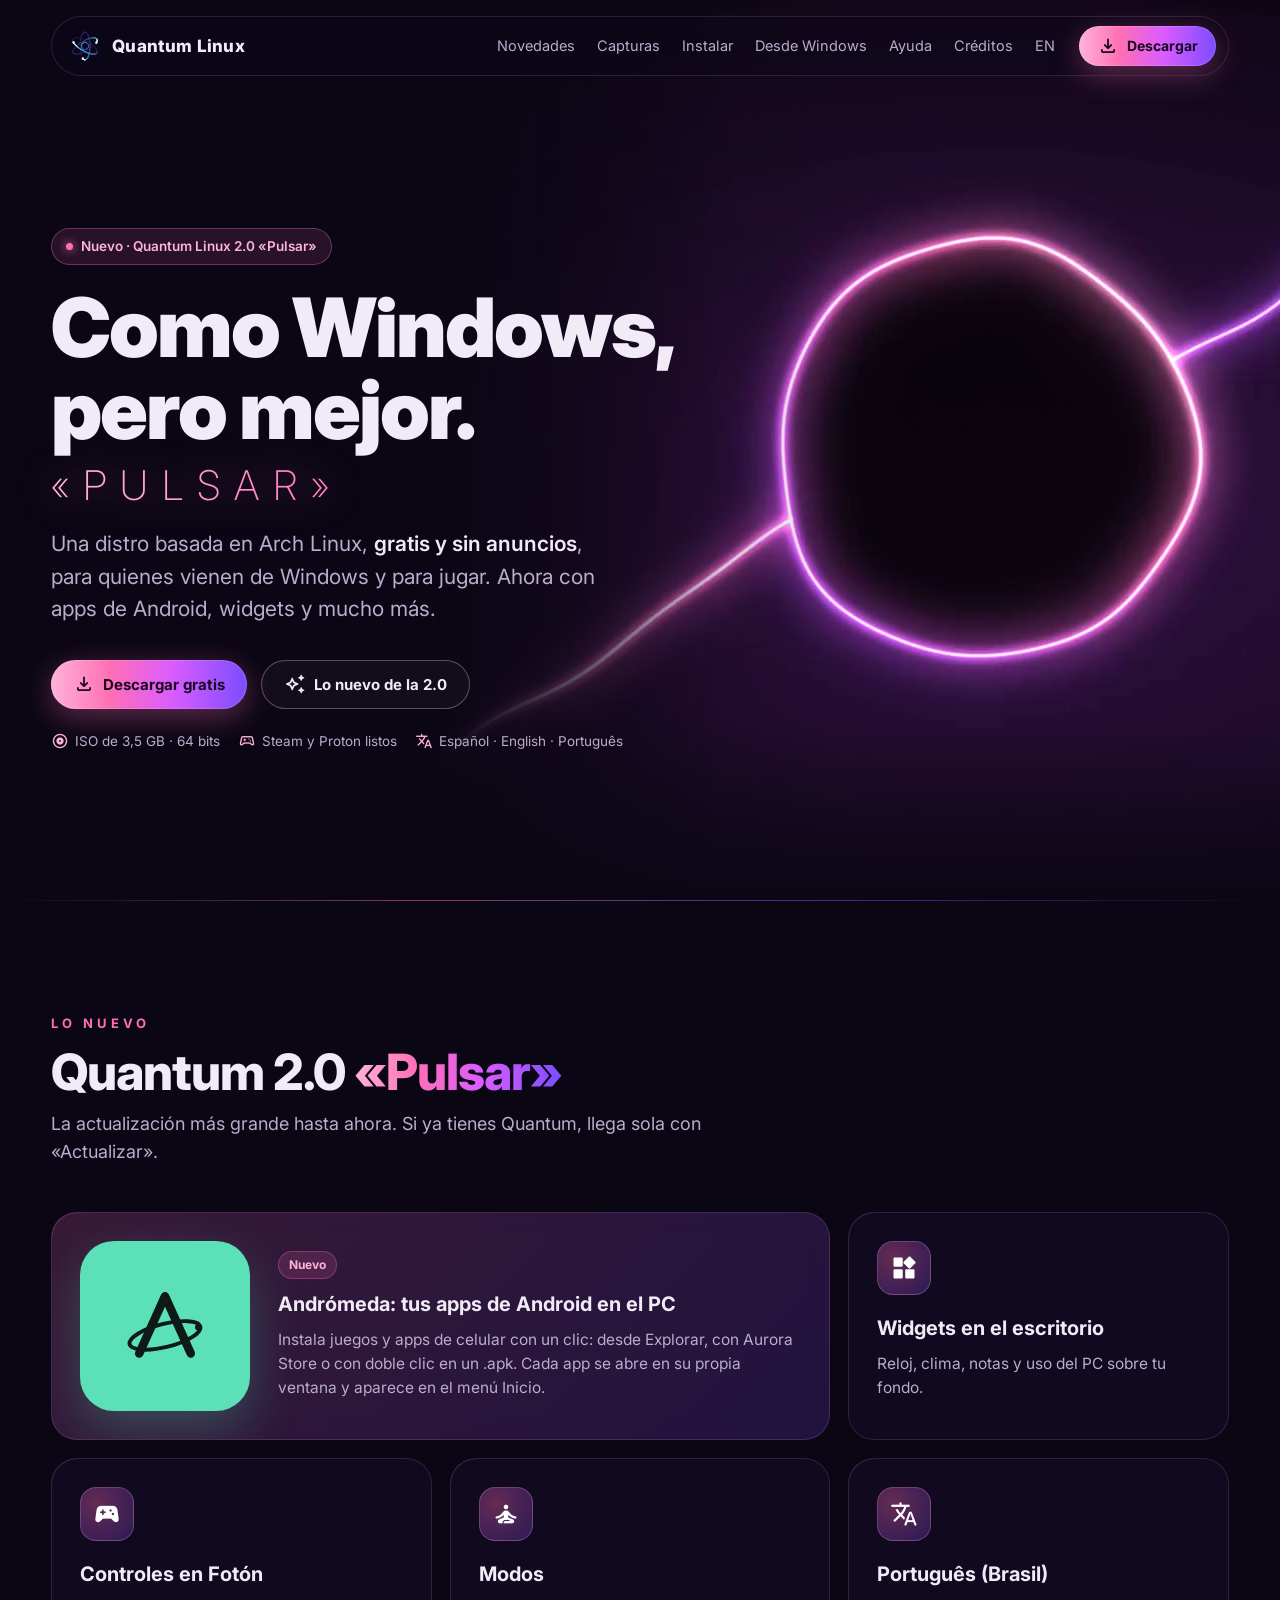
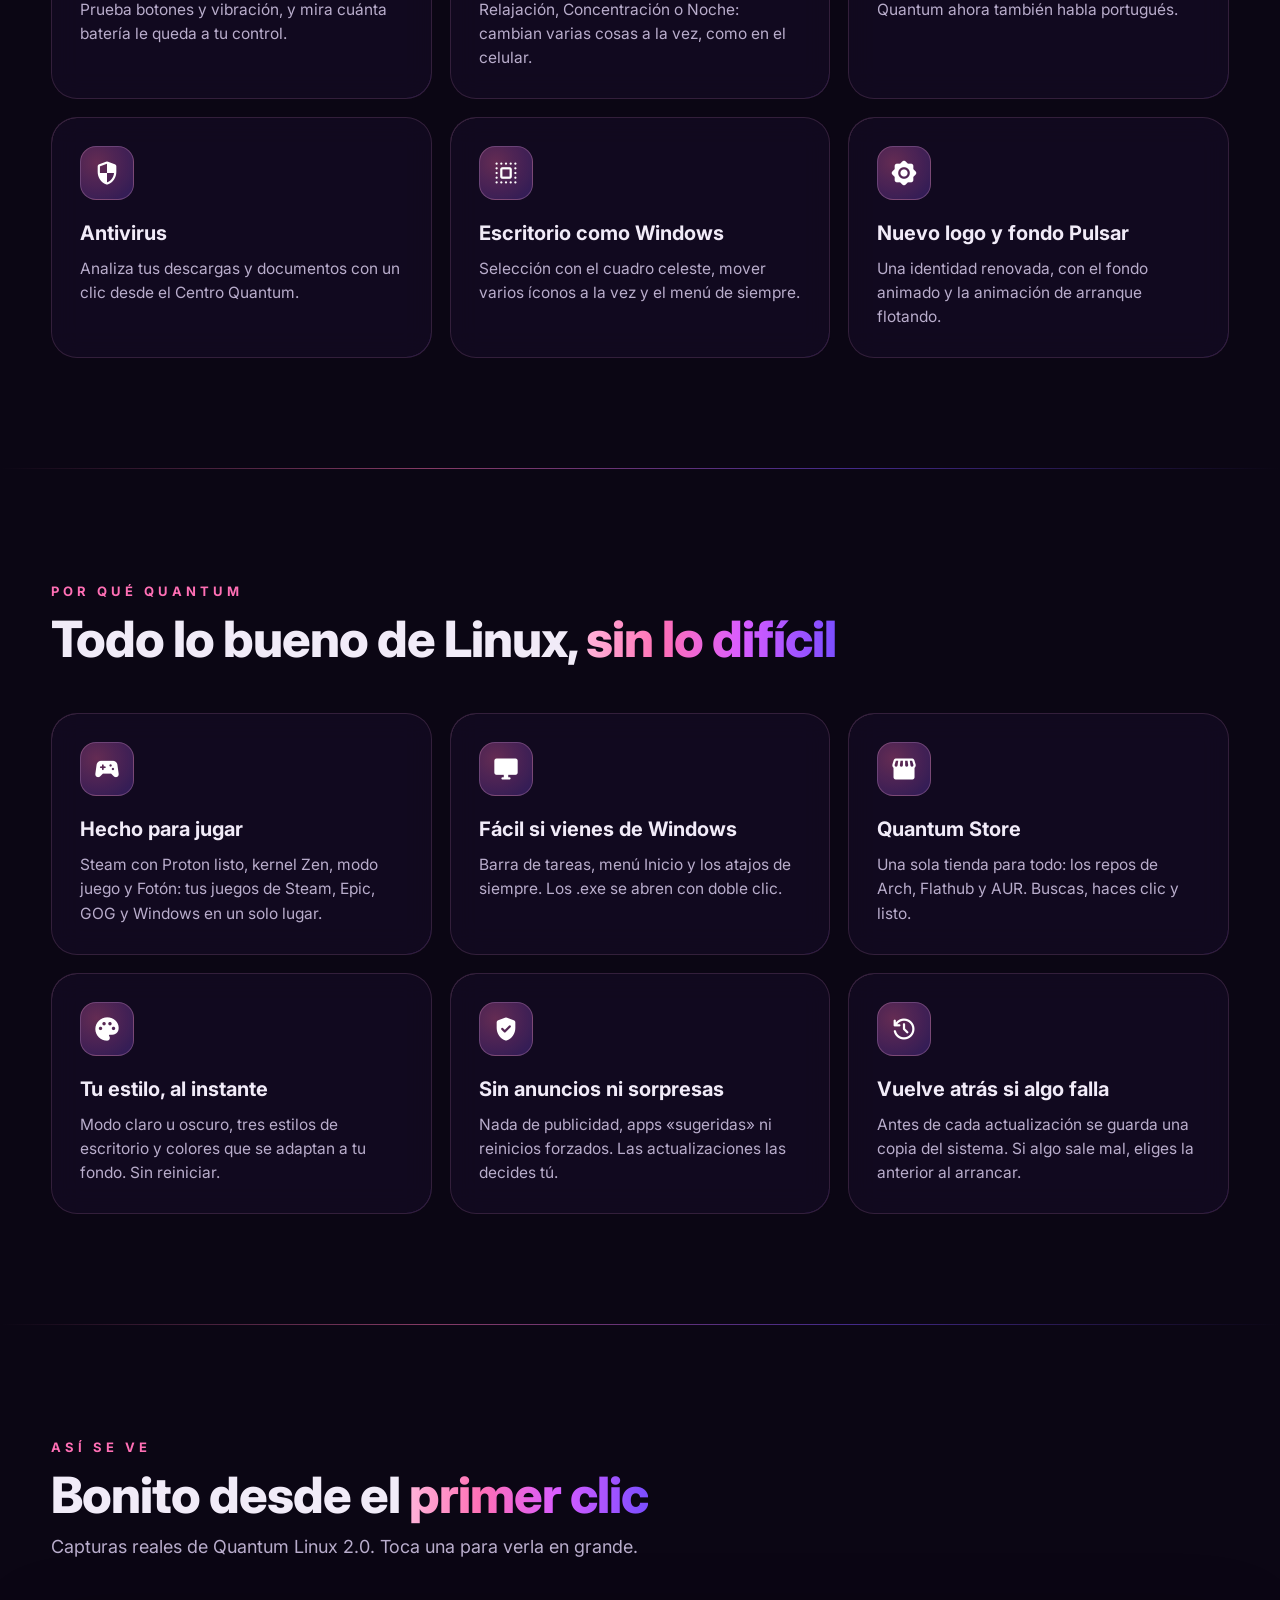
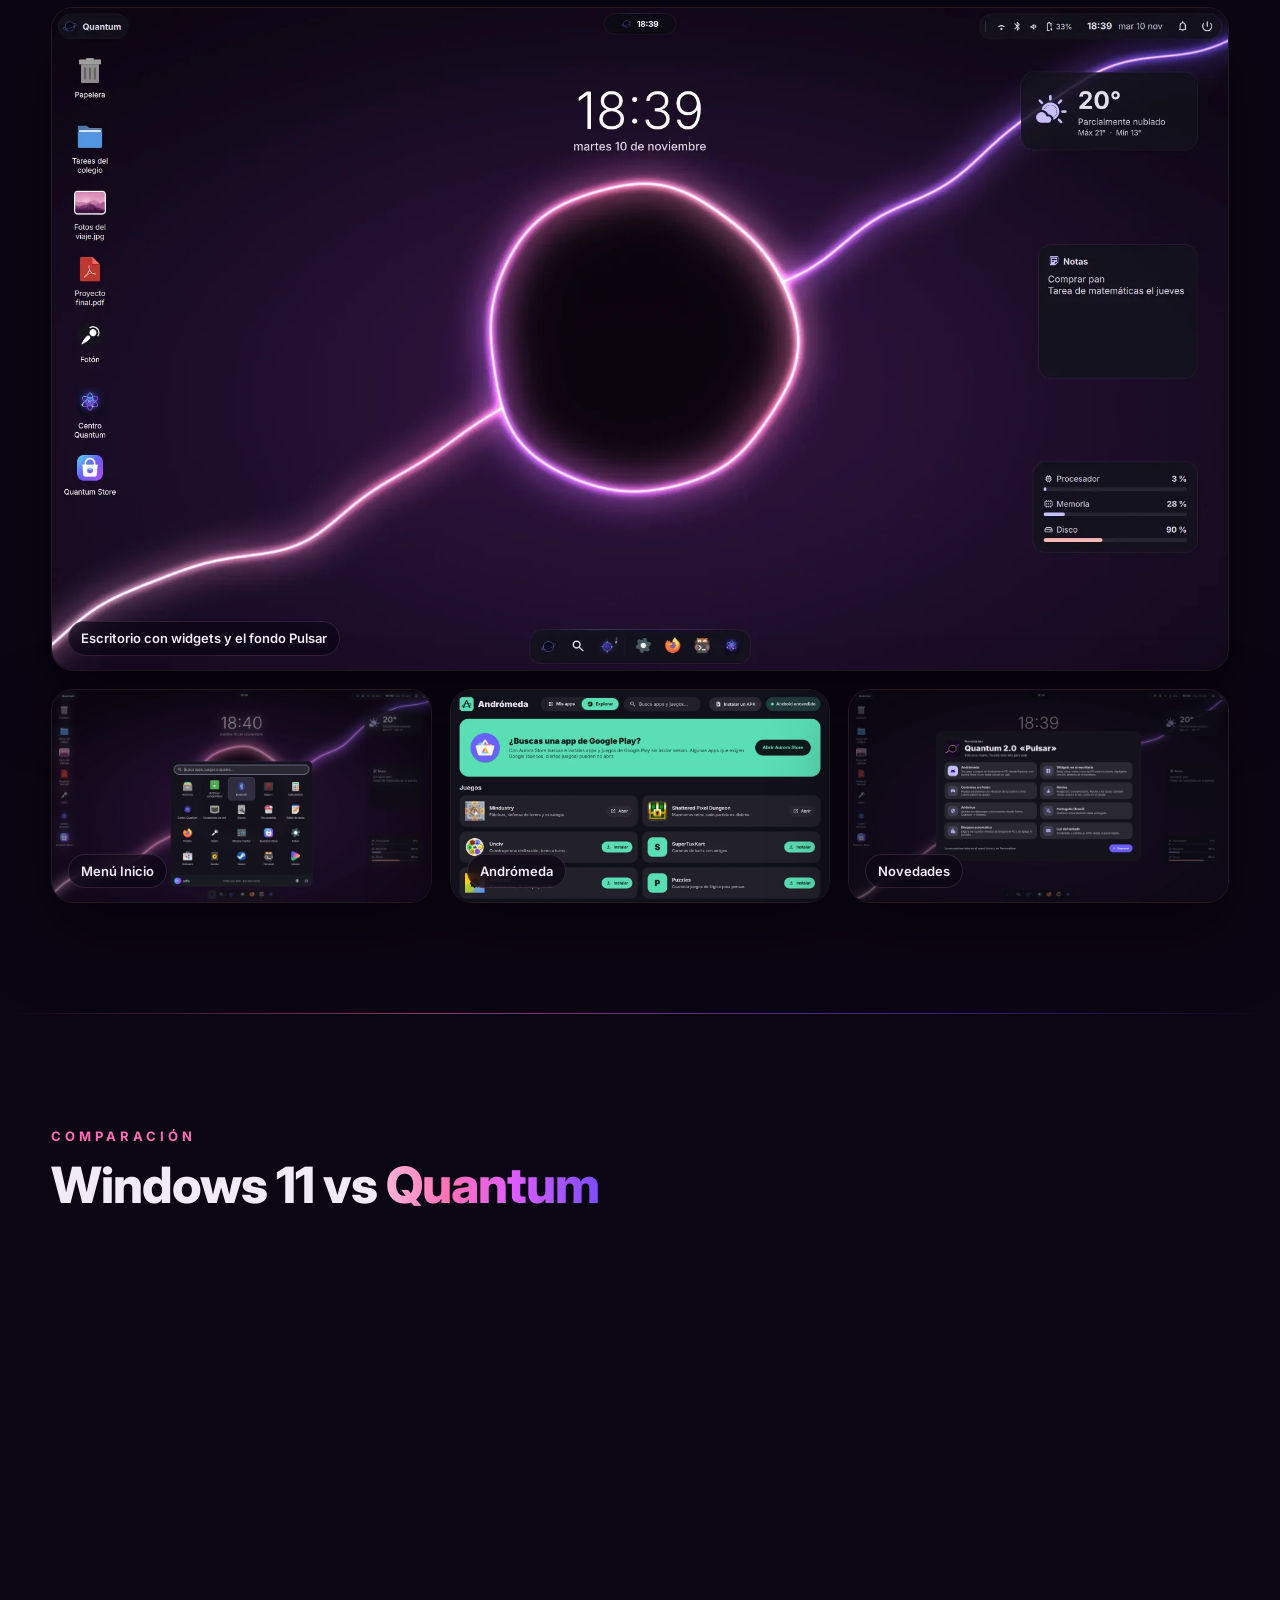
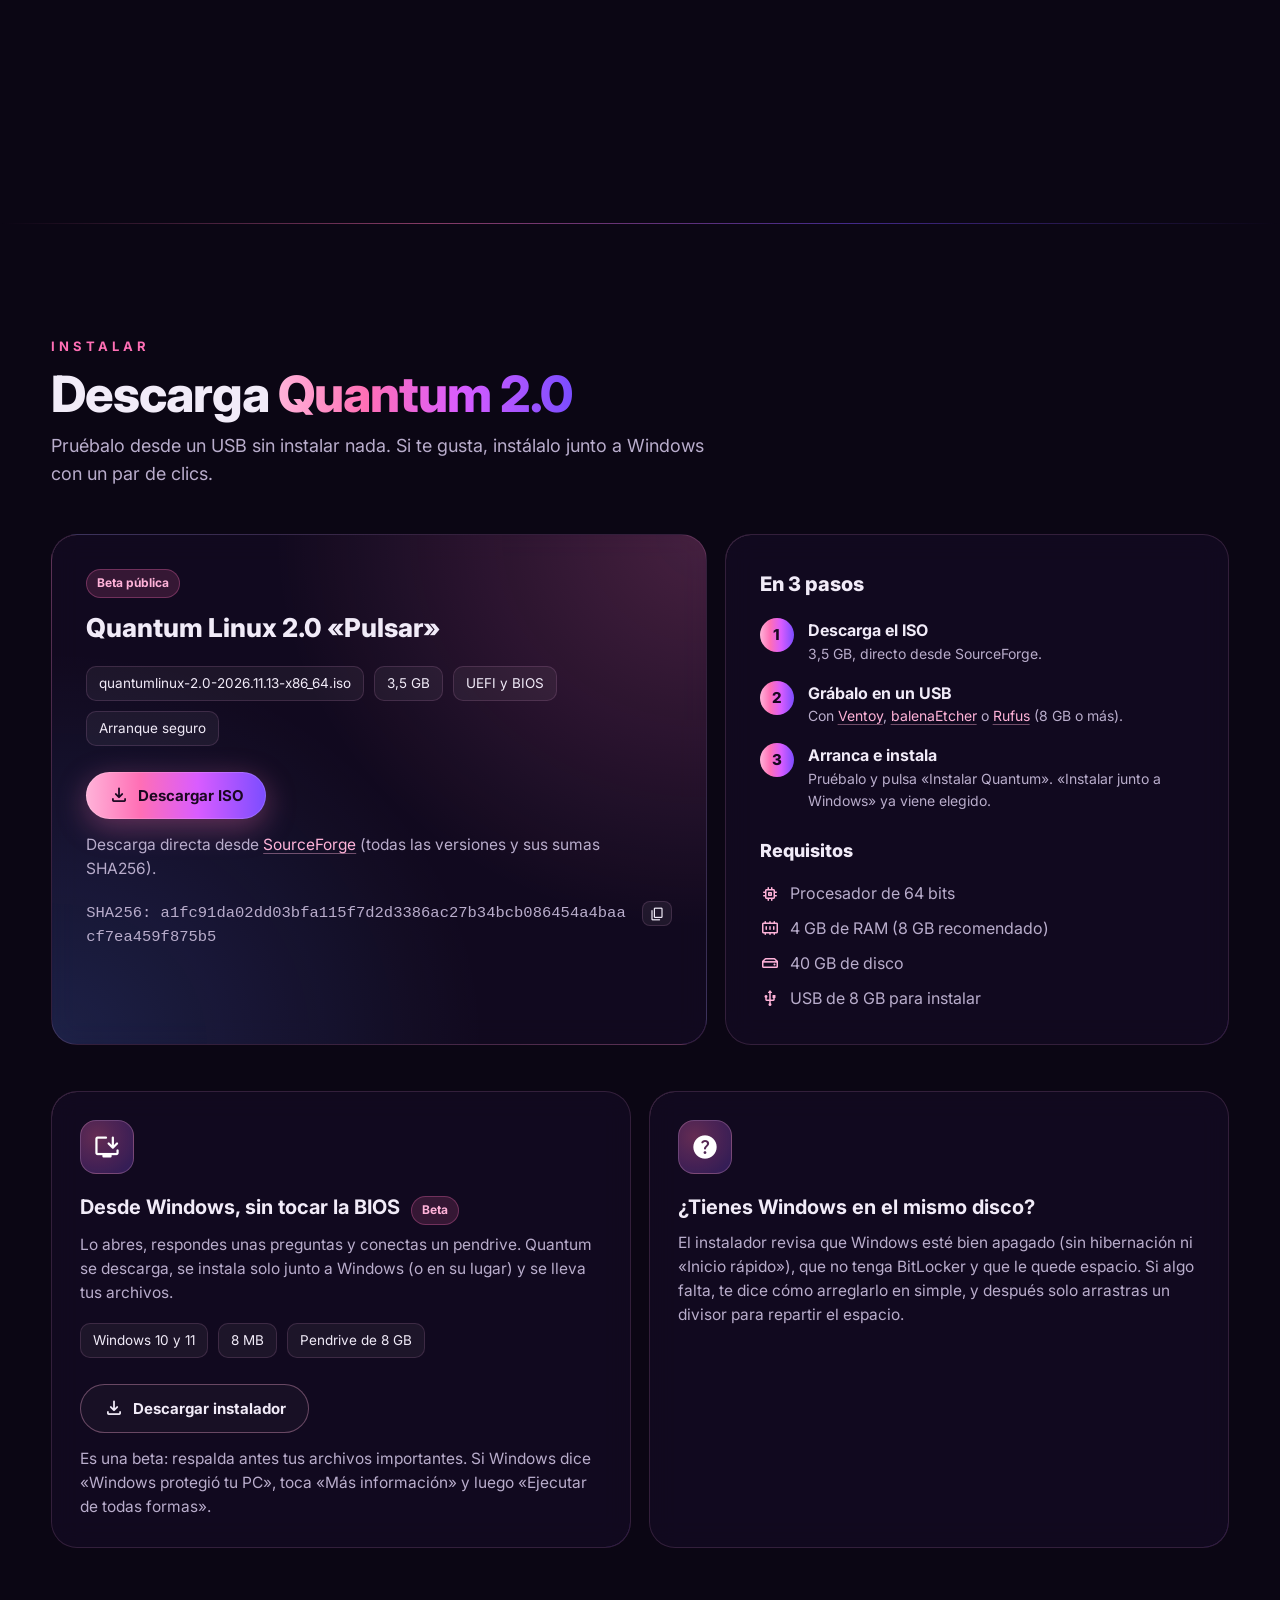
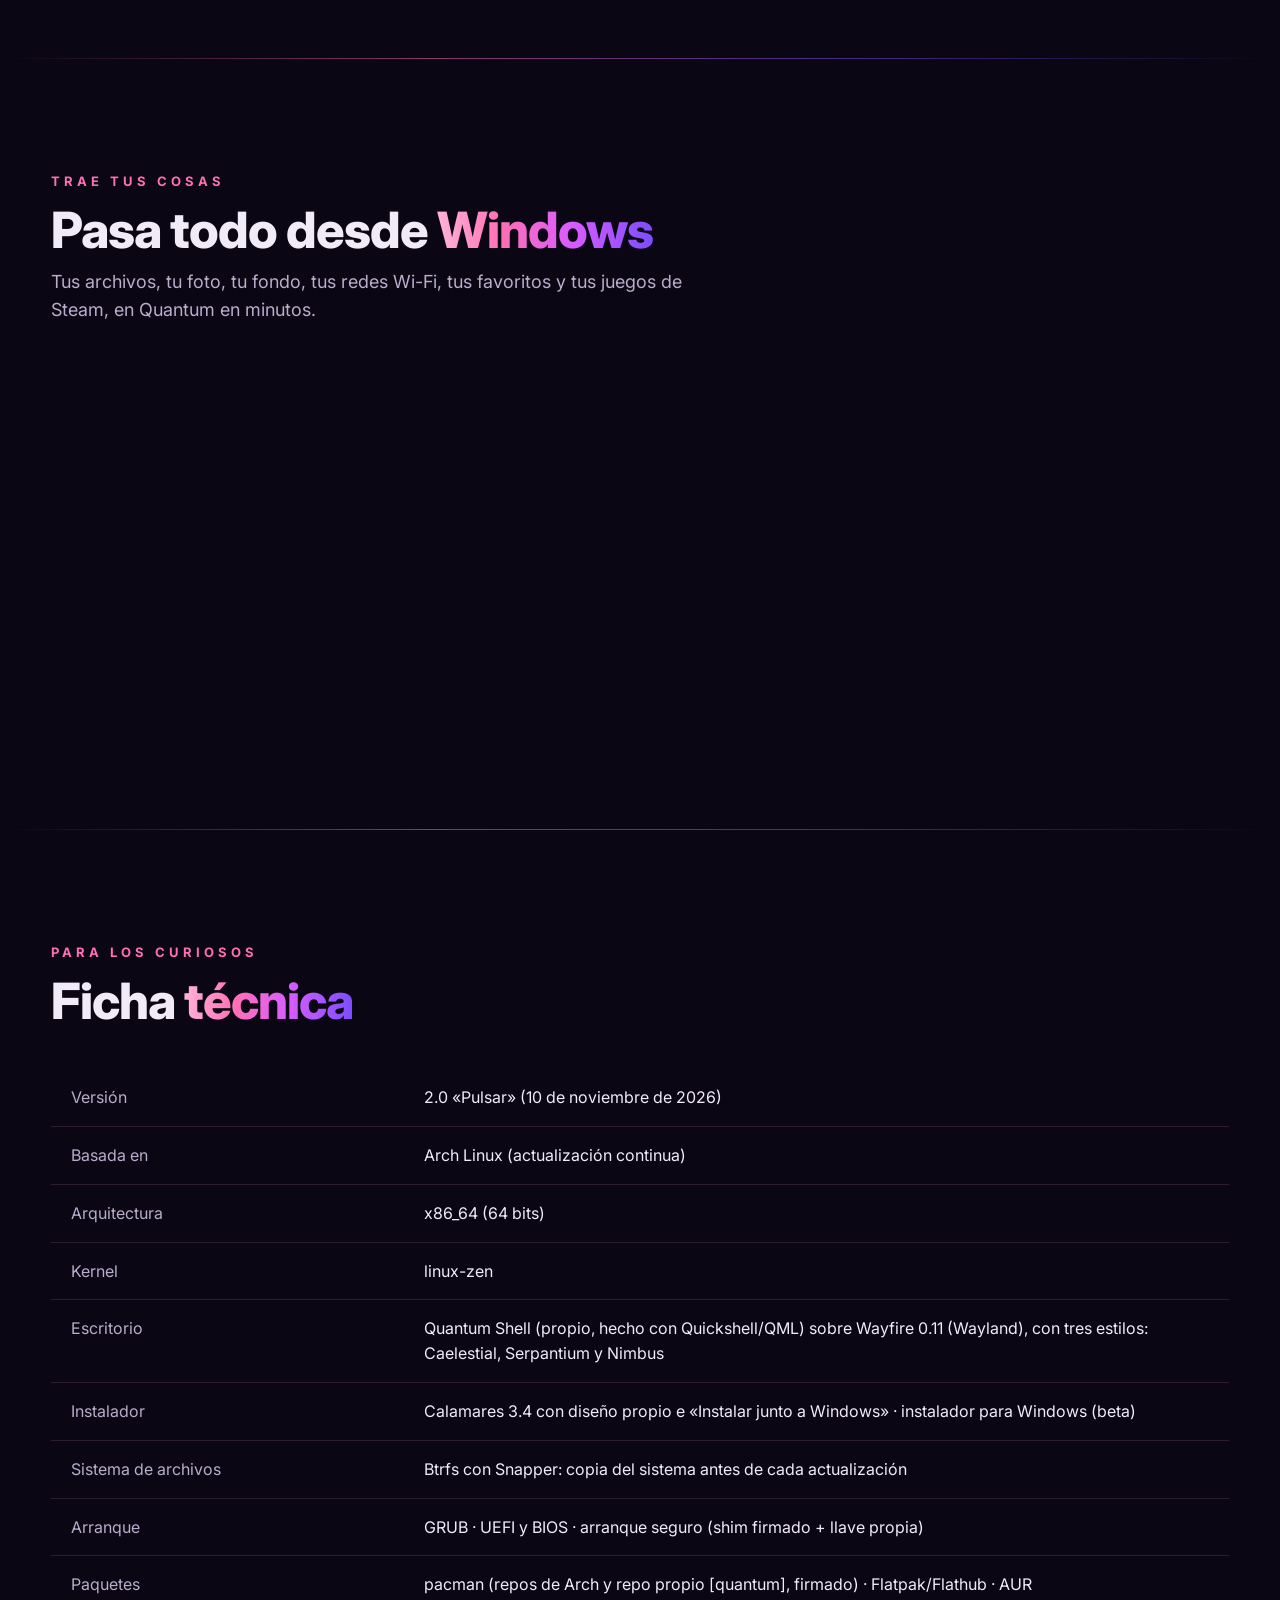
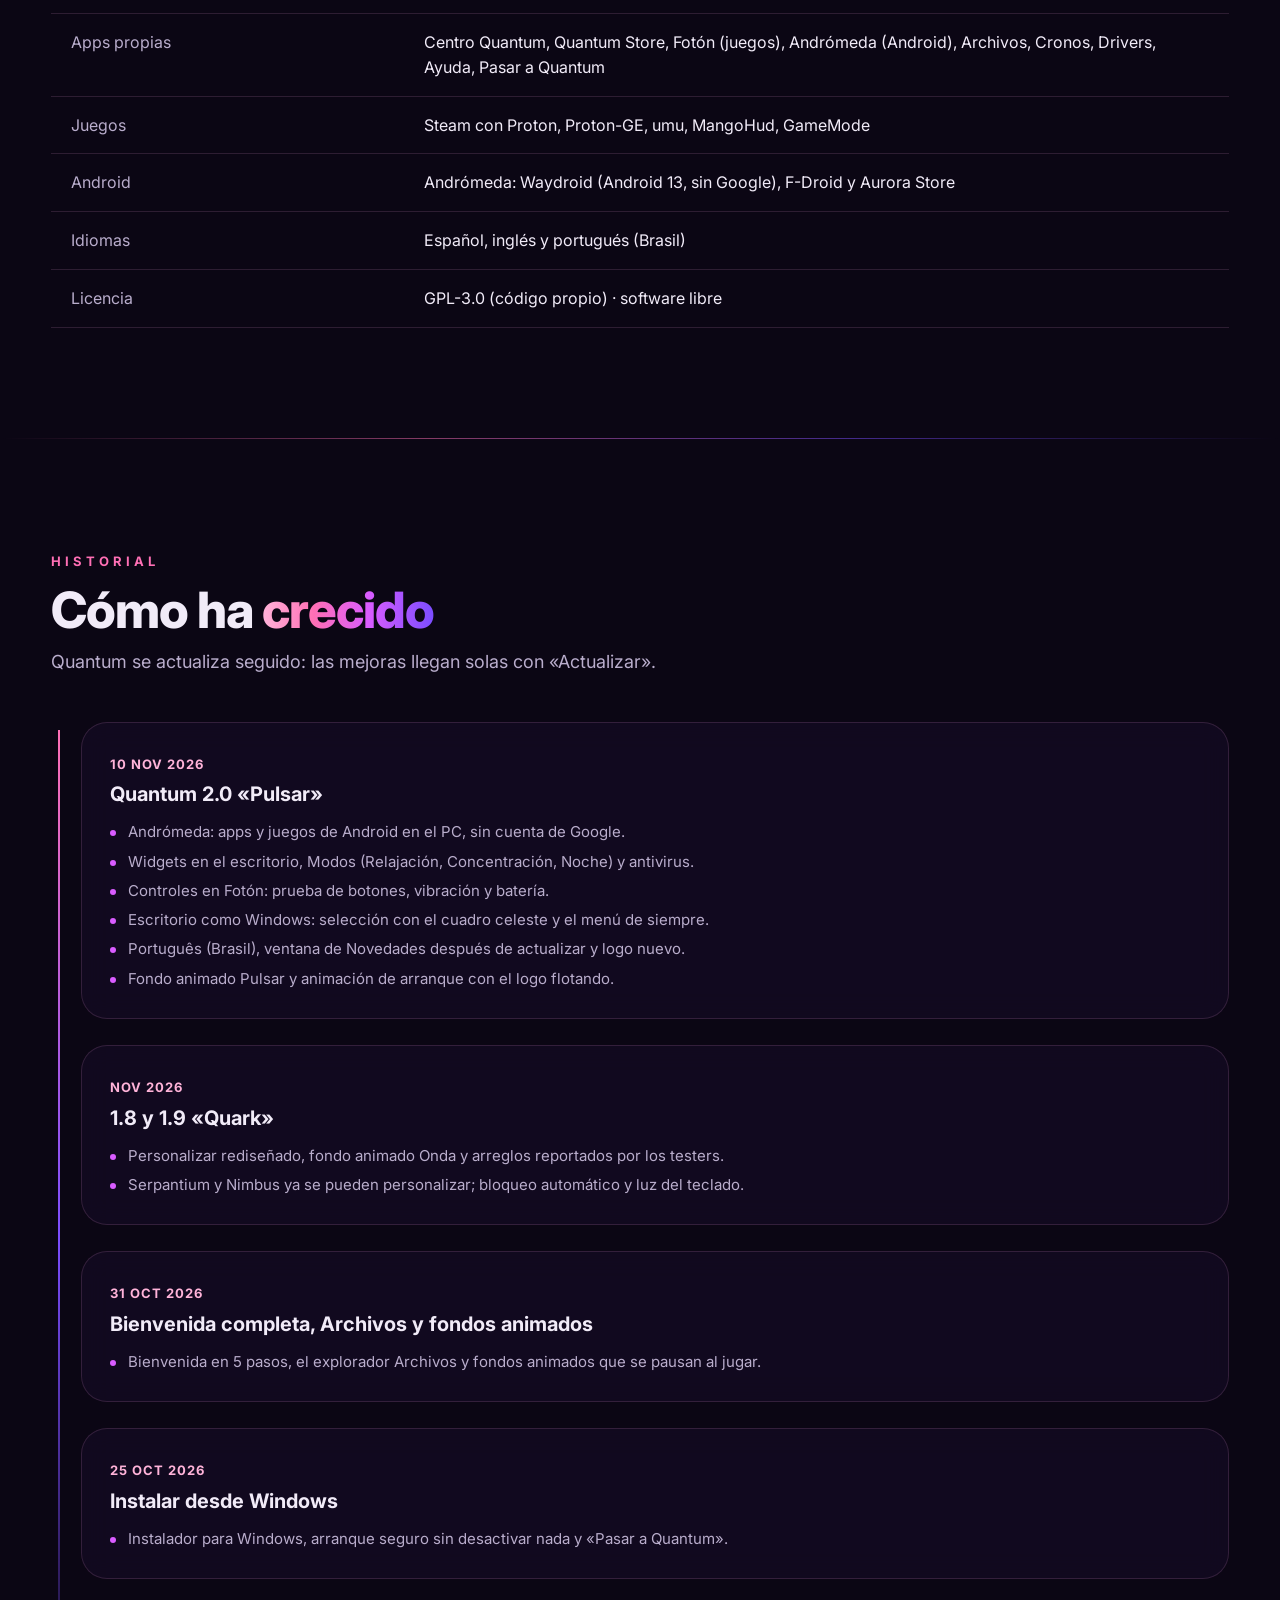
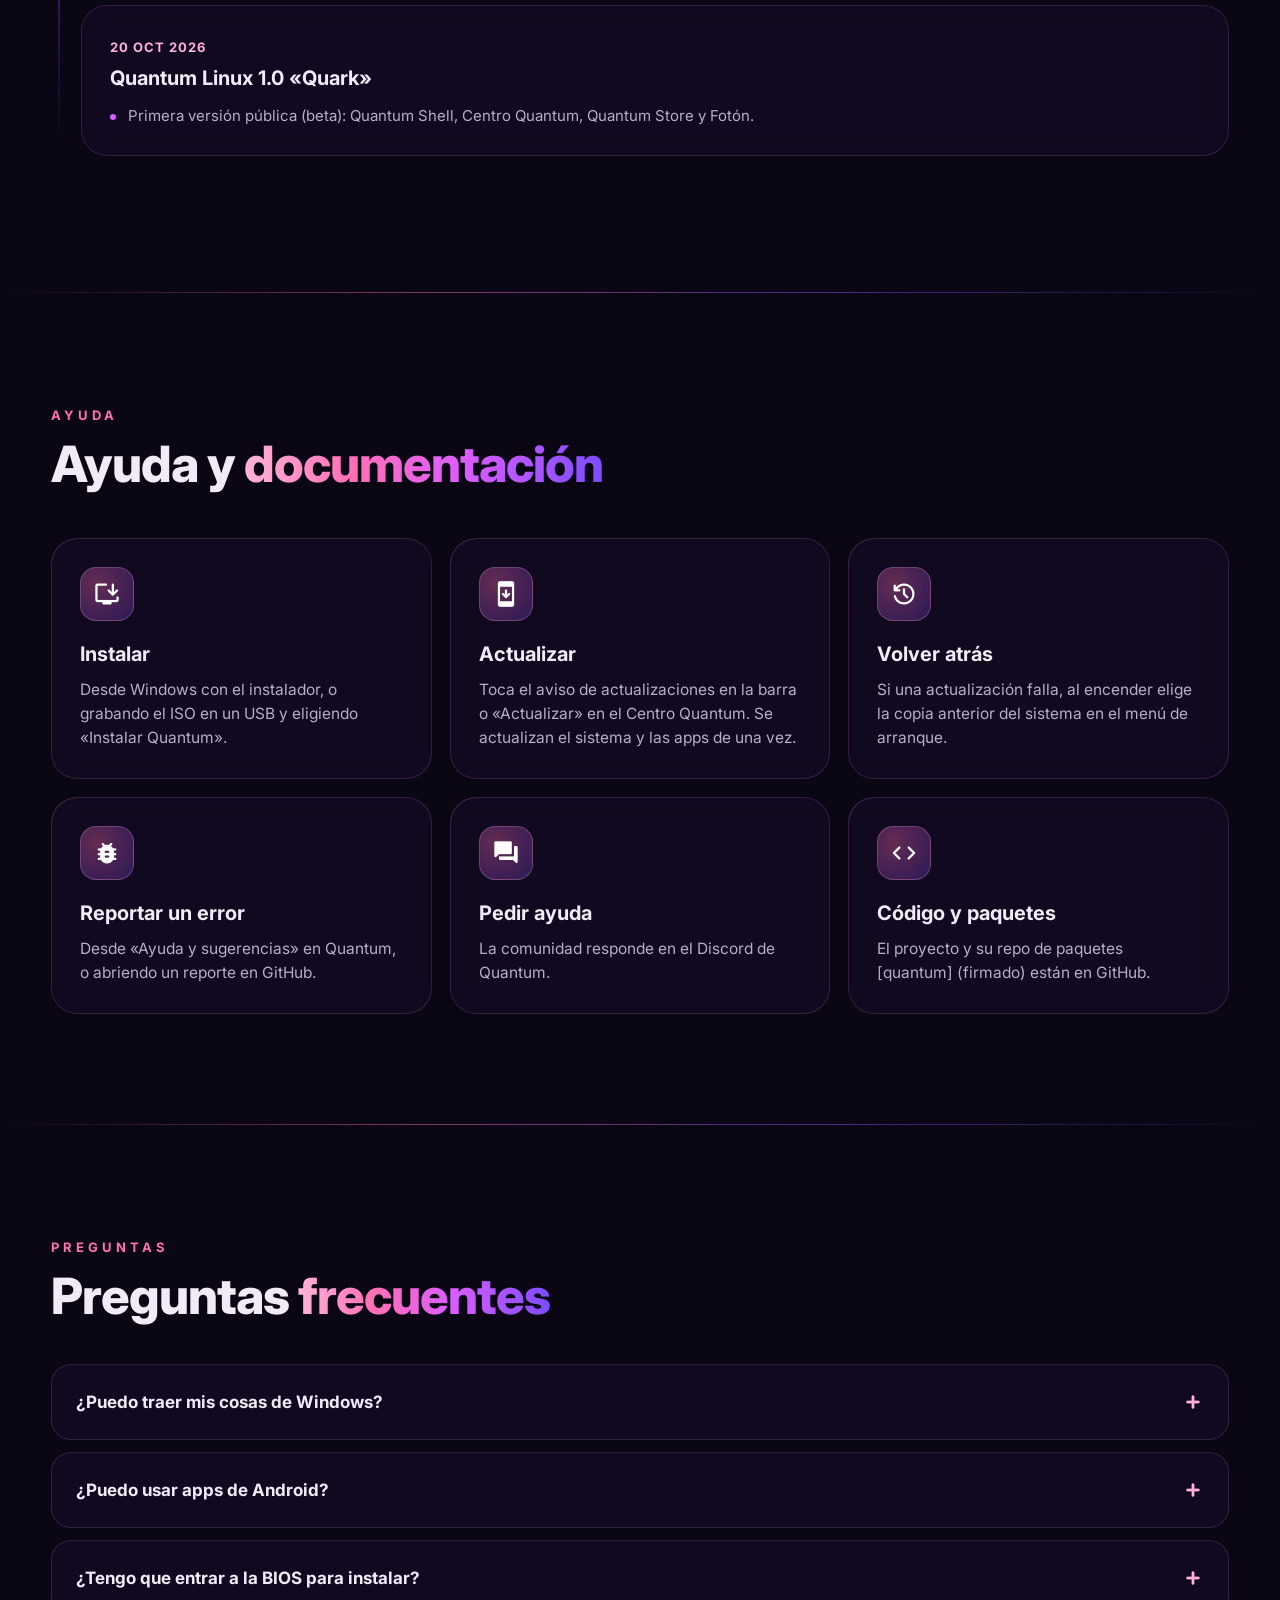
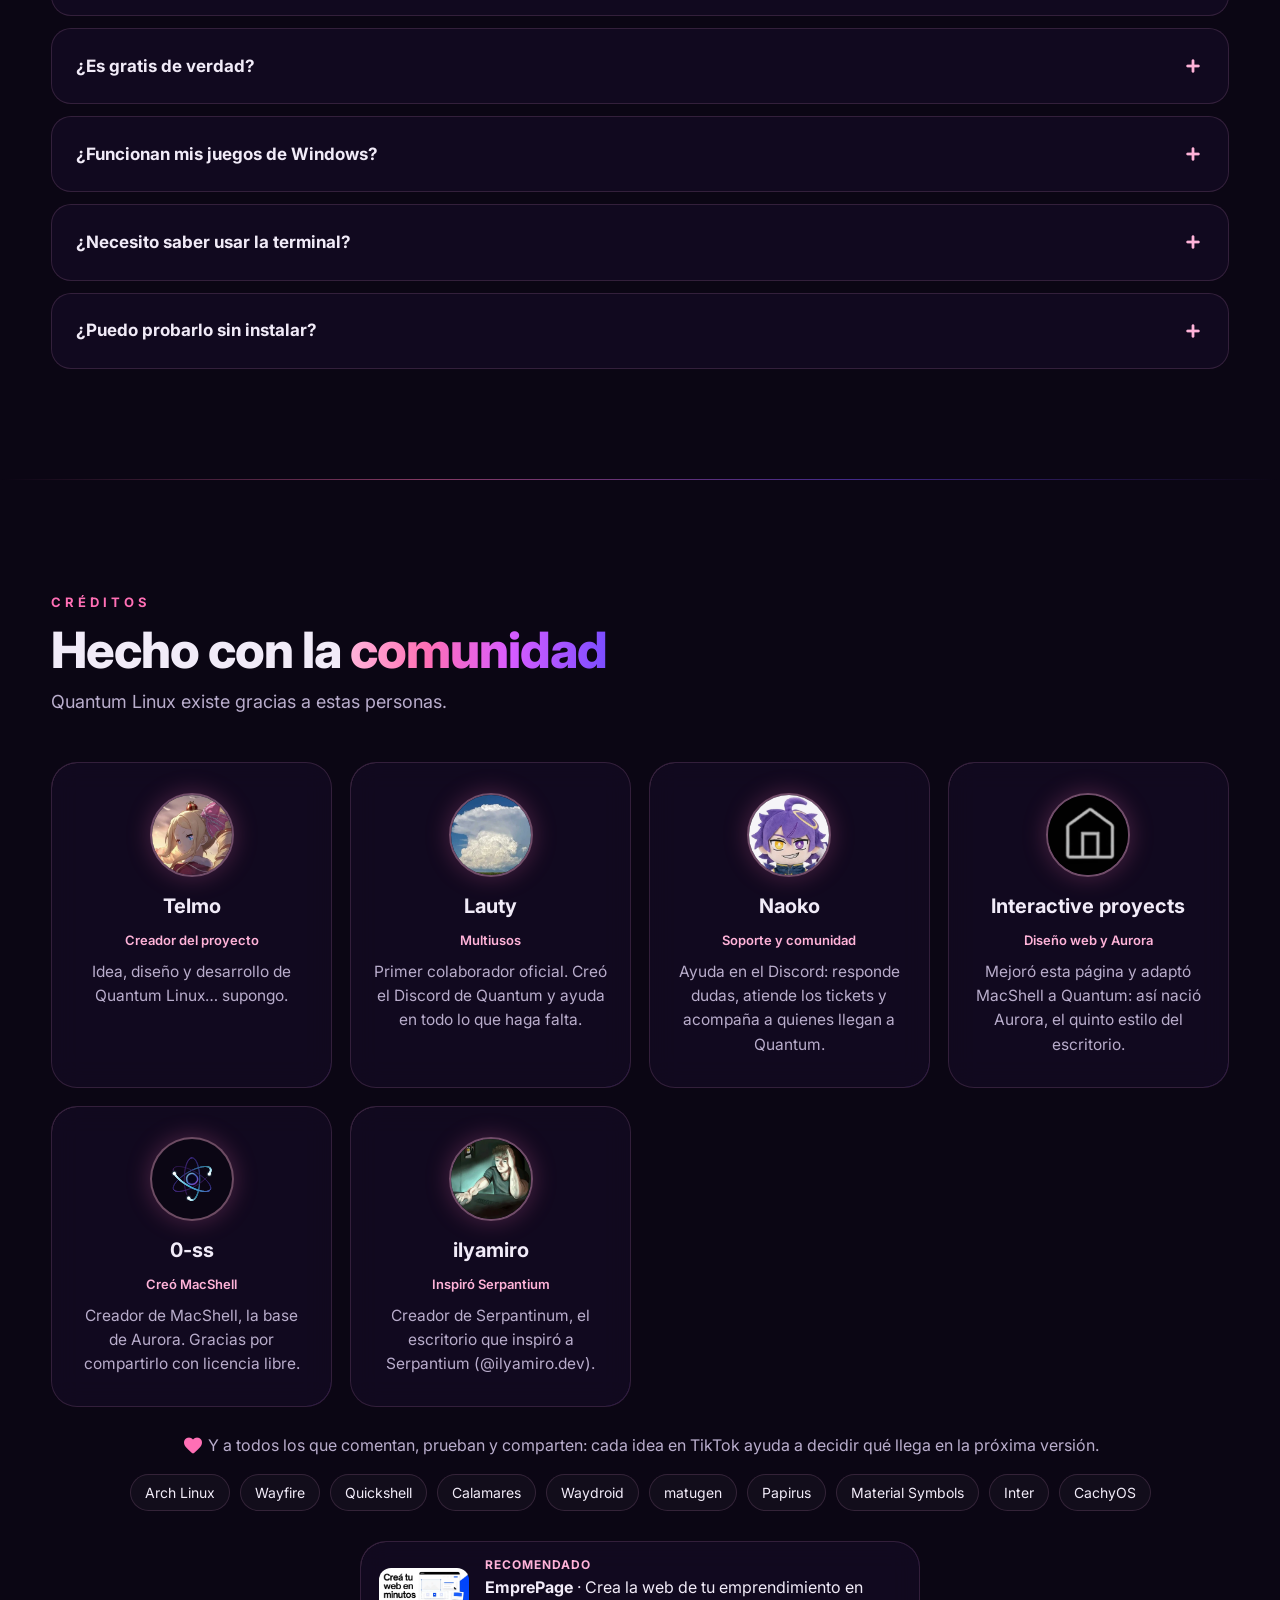
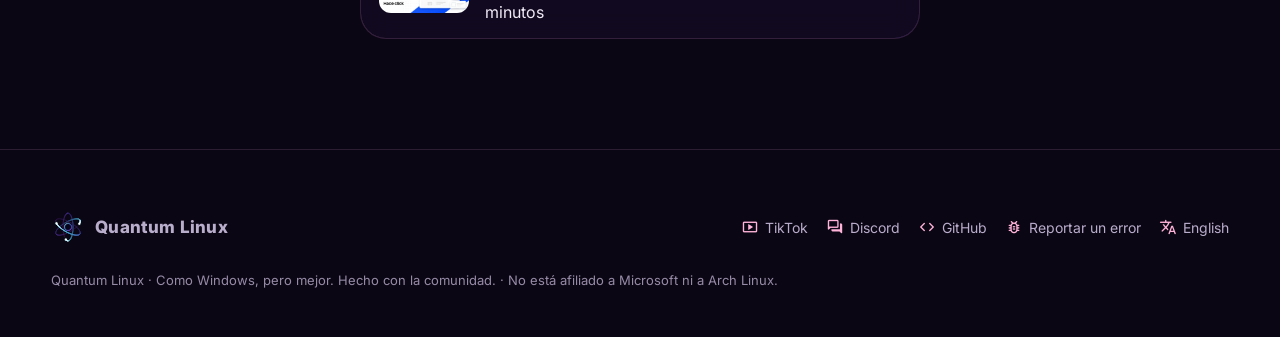
<file: index.html>
<!doctype html>
<html lang="es">
<head>
  <meta charset="utf-8">
  <meta name="viewport" content="width=device-width, initial-scale=1, viewport-fit=cover">
  <title>Quantum Linux 2.0 «Pulsar» · Como Windows, pero mejor</title>
  <meta name="description" content="Quantum Linux 2.0 «Pulsar»: una distro basada en Arch, gratis y sin anuncios, pensada para quienes vienen de Windows y para jugar. Ahora con apps de Android, widgets y más.">
  <meta name="theme-color" content="#0b0614">
  <link rel="manifest" href="manifest.webmanifest">
  <link rel="icon" href="assets/favicon.png">
  <link rel="icon" type="image/svg+xml" href="assets/quantum-mark.svg">
  <link rel="apple-touch-icon" href="assets/apple-touch-icon.png">
  <meta name="mobile-web-app-capable" content="yes">
  <meta name="apple-mobile-web-app-capable" content="yes">
  <meta name="apple-mobile-web-app-status-bar-style" content="black-translucent">
  <meta name="apple-mobile-web-app-title" content="Quantum">
  <meta property="og:type" content="website">
  <meta property="og:title" content="Quantum Linux 2.0 «Pulsar»">
  <meta property="og:description" content="Como Windows, pero mejor. Hecho con la comunidad. Gratis y sin anuncios.">
  <meta property="og:image" content="https://quantumlinux-arch.github.io/assets/og.jpg">
  <meta property="og:url" content="https://quantumlinux-arch.github.io/">
  <meta name="twitter:card" content="summary_large_image">
  <link rel="canonical" href="https://quantumlinux-arch.github.io/">
  <link rel="alternate" hreflang="es" href="https://quantumlinux-arch.github.io/">
  <link rel="alternate" hreflang="en" href="https://quantumlinux-arch.github.io/en/">
  <link rel="preconnect" href="https://fonts.googleapis.com">
  <link rel="preconnect" href="https://fonts.gstatic.com" crossorigin>
  <link href="https://fonts.googleapis.com/css2?family=Inter:wght@200;400;500;600;700;800;900&display=swap" rel="stylesheet">
  <link href="https://fonts.googleapis.com/css2?family=Material+Symbols+Rounded:opsz,wght,FILL@20..48,400,0..1&display=block" rel="stylesheet">
  <link rel="preload" as="image" href="assets/pulsar-poster.jpg">
  <link rel="stylesheet" href="pulsar.css">
</head>
<body>
<a class="skip" href="#nuevo">Saltar al contenido</a>

<nav class="top"><div class="wrap">
  <a class="brand" href="#"><img src="assets/quantum-mark.svg" alt="">Quantum Linux</a>
  <ul>
    <li><a href="#nuevo">Novedades</a></li>
    <li><a href="#capturas">Capturas</a></li>
    <li><a href="#instalar">Instalar</a></li>
    <li><a href="#desde-windows">Desde Windows</a></li>
    <li><a href="#ayuda">Ayuda</a></li>
    <li><a href="#creditos">Créditos</a></li>
    <li><a href="en/" hreflang="en" lang="en">EN</a></li>
  </ul>
  <a class="btn primary small" href="#instalar"><span class="ms">download</span>Descargar</a>
  <button class="menu-btn" type="button" aria-label="Menú"><span class="ms">menu</span></button>
</div></nav>

<header class="hero" id="inicio">
  <div class="bg" data-video="assets/pulsar.mp4"><img src="assets/pulsar-poster.jpg" alt=""></div>
  <div class="wrap">
    <span class="pill"><span class="dot"></span>Nuevo · Quantum Linux 2.0 «Pulsar»</span>
    <h1>Como Windows,<br>pero mejor.<span class="ver">«PULSAR»</span></h1>
    <p class="lead">Una distro basada en Arch Linux, <b>gratis y sin anuncios</b>, para quienes vienen de Windows y para jugar. Ahora con apps de Android, widgets y mucho más.</p>
    <div class="cta">
      <a class="btn primary" href="#instalar"><span class="ms">download</span>Descargar gratis</a>
      <a class="btn ghost" href="#nuevo"><span class="ms">auto_awesome</span>Lo nuevo de la 2.0</a>
    </div>
    <div class="meta"><span><span class="ms">album</span>ISO de 3,5 GB · 64 bits</span><span><span class="ms">sports_esports</span>Steam y Proton listos</span><span><span class="ms">translate</span>Español · English · Português</span></div>
  </div>
</header>

<main>
<section class="s" id="nuevo"><div class="glow-line"></div><div class="wrap">
  <span class="kicker">Lo nuevo</span>
  <h2>Quantum 2.0 <em>«Pulsar»</em></h2>
  <p class="sub">La actualización más grande hasta ahora. Si ya tienes Quantum, llega sola con «Actualizar».</p>
  <div class="grid g3">
    <div class="card big hov reveal">
      <div class="art"><svg viewBox="0 0 512 512" aria-hidden="true"><path d="M256 118 L376 384 M256 118 L136 384" stroke="#0E1A16" stroke-width="40" stroke-linecap="round" fill="none"/><ellipse cx="256" cy="300" rx="170" ry="54" fill="none" stroke="#0E1A16" stroke-width="18" transform="rotate(-14 256 300)"/><circle cx="412" cy="262" r="16" fill="#0E1A16"/></svg></div>
      <div><span class="tag">Nuevo</span><h3>Andrómeda: tus apps de Android en el PC</h3>
      <p>Instala juegos y apps de celular con un clic: desde Explorar, con Aurora Store o con doble clic en un .apk. Cada app se abre en su propia ventana y aparece en el menú Inicio.</p></div>
    </div>
    <div class="card hov reveal"><div class="ic"><span class="ms">widgets</span></div><h3>Widgets en el escritorio</h3><p>Reloj, clima, notas y uso del PC sobre tu fondo.</p></div>
    <div class="card hov reveal"><div class="ic"><span class="ms">sports_esports</span></div><h3>Controles en Fotón</h3><p>Prueba botones y vibración, y mira cuánta batería le queda a tu control.</p></div>
    <div class="card hov reveal"><div class="ic"><span class="ms">self_improvement</span></div><h3>Modos</h3><p>Relajación, Concentración o Noche: cambian varias cosas a la vez, como en el celular.</p></div>
    <div class="card hov reveal"><div class="ic"><span class="ms">translate</span></div><h3>Português (Brasil)</h3><p>Quantum ahora también habla portugués.</p></div>
    <div class="card hov reveal"><div class="ic"><span class="ms">security</span></div><h3>Antivirus</h3><p>Analiza tus descargas y documentos con un clic desde el Centro Quantum.</p></div>
    <div class="card hov reveal"><div class="ic"><span class="ms">select_all</span></div><h3>Escritorio como Windows</h3><p>Selección con el cuadro celeste, mover varios íconos a la vez y el menú de siempre.</p></div>
    <div class="card hov reveal"><div class="ic"><span class="ms">brightness_7</span></div><h3>Nuevo logo y fondo Pulsar</h3><p>Una identidad renovada, con el fondo animado y la animación de arranque flotando.</p></div>
  </div>
</div></section>

<section class="s" id="por-que"><div class="glow-line"></div><div class="wrap">
  <span class="kicker">Por qué Quantum</span>
  <h2>Todo lo bueno de Linux, <em>sin lo difícil</em></h2>
  <div class="grid g3">
    <div class="card reveal"><div class="ic"><span class="ms">sports_esports</span></div><h3>Hecho para jugar</h3><p>Steam con Proton listo, kernel Zen, modo juego y Fotón: tus juegos de Steam, Epic, GOG y Windows en un solo lugar.</p></div>
    <div class="card reveal"><div class="ic"><span class="ms">desktop_windows</span></div><h3>Fácil si vienes de Windows</h3><p>Barra de tareas, menú Inicio y los atajos de siempre. Los .exe se abren con doble clic.</p></div>
    <div class="card reveal"><div class="ic"><span class="ms">storefront</span></div><h3>Quantum Store</h3><p>Una sola tienda para todo: los repos de Arch, Flathub y AUR. Buscas, haces clic y listo.</p></div>
    <div class="card reveal"><div class="ic"><span class="ms">palette</span></div><h3>Tu estilo, al instante</h3><p>Modo claro u oscuro, tres estilos de escritorio y colores que se adaptan a tu fondo. Sin reiniciar.</p></div>
    <div class="card reveal"><div class="ic"><span class="ms">verified_user</span></div><h3>Sin anuncios ni sorpresas</h3><p>Nada de publicidad, apps «sugeridas» ni reinicios forzados. Las actualizaciones las decides tú.</p></div>
    <div class="card reveal"><div class="ic"><span class="ms">history</span></div><h3>Vuelve atrás si algo falla</h3><p>Antes de cada actualización se guarda una copia del sistema. Si algo sale mal, eliges la anterior al arrancar.</p></div>
  </div>
</div></section>

<section class="s" id="capturas"><div class="glow-line"></div><div class="wrap">
  <span class="kicker">Así se ve</span>
  <h2>Bonito desde el <em>primer clic</em></h2>
  <p class="sub">Capturas reales de Quantum Linux 2.0. Toca una para verla en grande.</p>
  <div class="shots">
    <div class="shot wide reveal"><img src="assets/img/2-escritorio.webp" alt="Escritorio de Quantum con widgets y el fondo Pulsar" loading="lazy"><span>Escritorio con widgets y el fondo Pulsar</span></div>
    <div class="shot reveal"><img src="assets/img/2-inicio.webp" alt="Menú Inicio" loading="lazy"><span>Menú Inicio</span></div>
    <div class="shot reveal"><img src="assets/img/2-andromeda.webp" alt="Andrómeda" loading="lazy"><span>Andrómeda</span></div>
    <div class="shot reveal"><img src="assets/img/2-novedades.webp" alt="Ventana de Novedades" loading="lazy"><span>Novedades</span></div>
  </div>
</div></section>

<section class="s" id="comparacion"><div class="glow-line"></div><div class="wrap">
  <span class="kicker">Comparación</span>
  <h2>Windows 11 vs <em>Quantum</em></h2>
  <table class="reveal">
    <tr><th></th><th>Windows 11</th><th>Quantum Linux</th></tr>
    <tr><td>Precio</td><td>Licencia de pago</td><td class="q"><span class="ms">check_circle</span>Gratis</td></tr>
    <tr><td>Anuncios y apps sugeridas</td><td>Sí, en el menú Inicio</td><td class="q"><span class="ms">check_circle</span>Ninguno</td></tr>
    <tr><td>Pide TPM 2.0 y CPU reciente</td><td>Sí</td><td class="q"><span class="ms">check_circle</span>No</td></tr>
    <tr><td>Apps de Android</td><td>Ya no (se quitó)</td><td class="q"><span class="ms">check_circle</span>Sí, con Andrómeda</td></tr>
    <tr><td>Reinicios por actualizaciones</td><td>Automáticos</td><td class="q"><span class="ms">check_circle</span>Cuando tú quieras</td></tr>
    <tr><td>Cuenta obligatoria al instalar</td><td>Cuenta de Microsoft</td><td class="q"><span class="ms">check_circle</span>No</td></tr>
    <tr><td>Código abierto</td><td>No</td><td class="q"><span class="ms">check_circle</span>Sí</td></tr>
  </table>
</div></section>

<section class="s" id="instalar"><div class="glow-line"></div><div class="wrap">
  <span class="kicker">Instalar</span>
  <h2>Descarga <em>Quantum 2.0</em></h2>
  <p class="sub">Pruébalo desde un USB sin instalar nada. Si te gusta, instálalo junto a Windows con un par de clics.</p>
  <div class="dl">
    <div class="card main reveal">
      <span class="tag">Beta pública</span>
      <h3>Quantum Linux 2.0 «Pulsar»</h3>
      <div class="facts"><span>quantumlinux-2.0-2026.11.13-x86_64.iso</span><span>3,5 GB</span><span>UEFI y BIOS</span><span>Arranque seguro</span></div>
      <a class="btn primary" href="https://sourceforge.net/projects/quantum-linux/files/2.0/quantumlinux-2.0-2026.11.13-x86_64.iso/download"><span class="ms">download</span>Descargar ISO</a>
      <p class="note">Descarga directa desde <a href="https://sourceforge.net/projects/quantum-linux/files/" target="_blank" rel="noopener">SourceForge</a> (todas las versiones y sus sumas SHA256).</p>
      <p class="sha">SHA256: a1fc91da02dd03bfa115f7d2d3386ac27b34bcb086454a4baacf7ea459f875b5<button class="copy" type="button" data-copy="a1fc91da02dd03bfa115f7d2d3386ac27b34bcb086454a4baacf7ea459f875b5" aria-label="Copiar SHA256"><span class="ms">content_copy</span></button></p>
    </div>
    <div class="card reveal">
      <h3 style="font-size:20px">En 3 pasos</h3>
      <ol class="steps">
        <li><span class="n">1</span><div><b>Descarga el ISO</b><small>3,5 GB, directo desde SourceForge.</small></div></li>
        <li><span class="n">2</span><div><b>Grábalo en un USB</b><small>Con <a href="https://www.ventoy.net/" target="_blank" rel="noopener">Ventoy</a>, <a href="https://etcher.balena.io/" target="_blank" rel="noopener">balenaEtcher</a> o <a href="https://rufus.ie/" target="_blank" rel="noopener">Rufus</a> (8 GB o más).</small></div></li>
        <li><span class="n">3</span><div><b>Arranca e instala</b><small>Pruébalo y pulsa «Instalar Quantum». «Instalar junto a Windows» ya viene elegido.</small></div></li>
      </ol>
      <h3 style="font-size:18px; margin-top:26px">Requisitos</h3>
      <ul class="req">
        <li><span class="ms">memory</span>Procesador de 64 bits</li>
        <li><span class="ms">memory_alt</span>4 GB de RAM (8 GB recomendado)</li>
        <li><span class="ms">hard_drive</span>40 GB de disco</li>
        <li><span class="ms">usb</span>USB de 8 GB para instalar</li>
      </ul>
    </div>
  </div>
  <div class="grid g2">
    <div class="card reveal">
      <div class="ic"><span class="ms">install_desktop</span></div>
      <h3>Desde Windows, sin tocar la BIOS <span class="tag" style="margin:0 0 0 6px">Beta</span></h3>
      <p>Lo abres, respondes unas preguntas y conectas un pendrive. Quantum se descarga, se instala solo junto a Windows (o en su lugar) y se lleva tus archivos.</p>
      <div class="facts"><span>Windows 10 y 11</span><span>8 MB</span><span>Pendrive de 8 GB</span></div>
      <a class="btn ghost" href="descargas/Instalar-Quantum.exe" download="Instalar Quantum.exe"><span class="ms">download</span>Descargar instalador</a>
      <p class="note">Es una beta: respalda antes tus archivos importantes. Si Windows dice «Windows protegió tu PC», toca «Más información» y luego «Ejecutar de todas formas».</p>
    </div>
    <div class="card reveal">
      <div class="ic"><span class="ms">help</span></div>
      <h3>¿Tienes Windows en el mismo disco?</h3>
      <p>El instalador revisa que Windows esté bien apagado (sin hibernación ni «Inicio rápido»), que no tenga BitLocker y que le quede espacio. Si algo falta, te dice cómo arreglarlo en simple, y después solo arrastras un divisor para repartir el espacio.</p>
    </div>
  </div>
</div></section>

<section class="s" id="desde-windows"><div class="glow-line"></div><div class="wrap">
  <span class="kicker">Trae tus cosas</span>
  <h2>Pasa todo desde <em>Windows</em></h2>
  <p class="sub">Tus archivos, tu foto, tu fondo, tus redes Wi-Fi, tus favoritos y tus juegos de Steam, en Quantum en minutos.</p>
  <div class="dl">
    <div class="card reveal">
      <ol class="steps">
        <li><span class="n">1</span><div><b>En Windows</b><small>Descarga «Pasar a Quantum» y ábrelo. No se instala.</small></div></li>
        <li><span class="n">2</span><div><b>Copia a un pendrive</b><small>Elige qué llevar y se copia todo con un clic.</small></div></li>
        <li><span class="n">3</span><div><b>Conéctalo en Quantum</b><small>Quantum lo detecta y deja cada cosa en su lugar.</small></div></li>
      </ol>
    </div>
    <div class="card main reveal">
      <div class="ic"><span class="ms">move_to_inbox</span></div>
      <h3>Pasar a Quantum</h3>
      <p>Para Windows 10 y 11 · 6 MB · No se instala</p>
      <div style="margin-top:20px"><a class="btn primary" href="descargas/Pasar-a-Quantum.exe" download="Pasar a Quantum.exe"><span class="ms">download</span>Descargar para Windows</a></div>
      <p class="sha">SHA256: 6321f72e222382f01ceeda6e7908ea8d98636486a08401c1793d808671fe4c03<button class="copy" type="button" data-copy="6321f72e222382f01ceeda6e7908ea8d98636486a08401c1793d808671fe4c03" aria-label="Copiar SHA256"><span class="ms">content_copy</span></button></p>
    </div>
  </div>
</div></section>

<section class="s" id="ficha"><div class="glow-line"></div><div class="wrap">
  <span class="kicker">Para los curiosos</span>
  <h2>Ficha <em>técnica</em></h2>
  <table class="spec reveal">
    <tr><td>Versión</td><td>2.0 «Pulsar» (10 de noviembre de 2026)</td></tr>
    <tr><td>Basada en</td><td>Arch Linux (actualización continua)</td></tr>
    <tr><td>Arquitectura</td><td>x86_64 (64 bits)</td></tr>
    <tr><td>Kernel</td><td>linux-zen</td></tr>
    <tr><td>Escritorio</td><td>Quantum Shell (propio, hecho con Quickshell/QML) sobre Wayfire 0.11 (Wayland), con tres estilos: Caelestial, Serpantium y Nimbus</td></tr>
    <tr><td>Instalador</td><td>Calamares 3.4 con diseño propio e «Instalar junto a Windows» · instalador para Windows (beta)</td></tr>
    <tr><td>Sistema de archivos</td><td>Btrfs con Snapper: copia del sistema antes de cada actualización</td></tr>
    <tr><td>Arranque</td><td>GRUB · UEFI y BIOS · arranque seguro (shim firmado + llave propia)</td></tr>
    <tr><td>Paquetes</td><td>pacman (repos de Arch y repo propio [quantum], firmado) · Flatpak/Flathub · AUR</td></tr>
    <tr><td>Apps propias</td><td>Centro Quantum, Quantum Store, Fotón (juegos), Andrómeda (Android), Archivos, Cronos, Drivers, Ayuda, Pasar a Quantum</td></tr>
    <tr><td>Juegos</td><td>Steam con Proton, Proton-GE, umu, MangoHud, GameMode</td></tr>
    <tr><td>Android</td><td>Andrómeda: Waydroid (Android 13, sin Google), F-Droid y Aurora Store</td></tr>
    <tr><td>Idiomas</td><td>Español, inglés y portugués (Brasil)</td></tr>
    <tr><td>Licencia</td><td>GPL-3.0 (código propio) · software libre</td></tr>
  </table>
</div></section>

<section class="s" id="novedades"><div class="glow-line"></div><div class="wrap">
  <span class="kicker">Historial</span>
  <h2>Cómo ha <em>crecido</em></h2>
  <p class="sub">Quantum se actualiza seguido: las mejoras llegan solas con «Actualizar».</p>
  <ul class="timeline">
    <li class="card reveal"><span class="date">10 nov 2026</span><h3>Quantum 2.0 «Pulsar»</h3>
      <ul><li>Andrómeda: apps y juegos de Android en el PC, sin cuenta de Google.</li>
      <li>Widgets en el escritorio, Modos (Relajación, Concentración, Noche) y antivirus.</li>
      <li>Controles en Fotón: prueba de botones, vibración y batería.</li>
      <li>Escritorio como Windows: selección con el cuadro celeste y el menú de siempre.</li>
      <li>Português (Brasil), ventana de Novedades después de actualizar y logo nuevo.</li>
      <li>Fondo animado Pulsar y animación de arranque con el logo flotando.</li></ul></li>
    <li class="card reveal"><span class="date">Nov 2026</span><h3>1.8 y 1.9 «Quark»</h3>
      <ul><li>Personalizar rediseñado, fondo animado Onda y arreglos reportados por los testers.</li>
      <li>Serpantium y Nimbus ya se pueden personalizar; bloqueo automático y luz del teclado.</li></ul></li>
    <li class="card reveal"><span class="date">31 oct 2026</span><h3>Bienvenida completa, Archivos y fondos animados</h3>
      <ul><li>Bienvenida en 5 pasos, el explorador Archivos y fondos animados que se pausan al jugar.</li></ul></li>
    <li class="card reveal"><span class="date">25 oct 2026</span><h3>Instalar desde Windows</h3>
      <ul><li>Instalador para Windows, arranque seguro sin desactivar nada y «Pasar a Quantum».</li></ul></li>
    <li class="card reveal"><span class="date">20 oct 2026</span><h3>Quantum Linux 1.0 «Quark»</h3>
      <ul><li>Primera versión pública (beta): Quantum Shell, Centro Quantum, Quantum Store y Fotón.</li></ul></li>
  </ul>
</div></section>

<section class="s" id="ayuda"><div class="glow-line"></div><div class="wrap">
  <span class="kicker">Ayuda</span>
  <h2>Ayuda y <em>documentación</em></h2>
  <div class="grid g3">
    <a class="card reveal" href="#instalar"><div class="ic"><span class="ms">install_desktop</span></div><h3>Instalar</h3><p>Desde Windows con el instalador, o grabando el ISO en un USB y eligiendo «Instalar Quantum».</p></a>
    <div class="card reveal"><div class="ic"><span class="ms">system_update</span></div><h3>Actualizar</h3><p>Toca el aviso de actualizaciones en la barra o «Actualizar» en el Centro Quantum. Se actualizan el sistema y las apps de una vez.</p></div>
    <div class="card reveal"><div class="ic"><span class="ms">history</span></div><h3>Volver atrás</h3><p>Si una actualización falla, al encender elige la copia anterior del sistema en el menú de arranque.</p></div>
    <a class="card reveal" href="https://github.com/QuantumLinux-arch/quantumlinux-arch.github.io/issues/new/choose" target="_blank" rel="noopener"><div class="ic"><span class="ms">bug_report</span></div><h3>Reportar un error</h3><p>Desde «Ayuda y sugerencias» en Quantum, o abriendo un reporte en GitHub.</p></a>
    <a class="card reveal" href="https://discord.gg/qWmEb9xHkZ" target="_blank" rel="noopener"><div class="ic"><span class="ms">forum</span></div><h3>Pedir ayuda</h3><p>La comunidad responde en el Discord de Quantum.</p></a>
    <a class="card reveal" href="https://github.com/QuantumLinux-arch" target="_blank" rel="noopener"><div class="ic"><span class="ms">code</span></div><h3>Código y paquetes</h3><p>El proyecto y su repo de paquetes [quantum] (firmado) están en GitHub.</p></a>
  </div>
</div></section>

<section class="s" id="preguntas"><div class="glow-line"></div><div class="wrap">
  <span class="kicker">Preguntas</span>
  <h2>Preguntas <em>frecuentes</em></h2>
  <div class="faq">
    <details class="reveal"><summary>¿Puedo traer mis cosas de Windows?</summary><p>Sí. Con «Pasar a Quantum» copias en Windows tus archivos, tu foto, tu fondo, tus redes Wi-Fi, tus favoritos y tus juegos de Steam a un pendrive. Al conectarlo en Quantum, todo va a su lugar.</p></details>
    <details class="reveal"><summary>¿Puedo usar apps de Android?</summary><p>Sí, con Andrómeda. La primera vez descarga Android (unos 900 MB) y después instalas apps desde Explorar, con Aurora Store o con doble clic en un .apk. Algunas apps que exigen Google (bancos, ciertos juegos) pueden no abrir.</p></details>
    <details class="reveal"><summary>¿Tengo que entrar a la BIOS para instalar?</summary><p>No, si usas el instalador para Windows: prepara el pendrive y reinicia el PC solo. Solo verás una pantalla azul la primera vez, para que tu PC confíe en Quantum con el arranque seguro activado.</p></details>
    <details class="reveal"><summary>¿Es gratis de verdad?</summary><p>Sí. Quantum Linux es gratis y de código abierto. No hay versión de pago, ni suscripciones, ni anuncios.</p></details>
    <details class="reveal"><summary>¿Funcionan mis juegos de Windows?</summary><p>Muchísimos sí, gracias a Steam y Proton. Algunos juegos con antitrampas (como Valorant) todavía no funcionan en Linux. Puedes revisar cada juego en <a href="https://www.protondb.com/" target="_blank" rel="noopener">ProtonDB</a>.</p></details>
    <details class="reveal"><summary>¿Necesito saber usar la terminal?</summary><p>No. Instalas apps desde Quantum Store, cambias ajustes desde el Centro Quantum y Personalizar, y actualizas con un botón.</p></details>
    <details class="reveal"><summary>¿Puedo probarlo sin instalar?</summary><p>Sí. Al arrancar desde el USB entras a una sesión de prueba completa; nada cambia en tu PC hasta que pulsas «Instalar Quantum».</p></details>
  </div>
</div></section>

<section class="s" id="creditos"><div class="glow-line"></div><div class="wrap">
  <span class="kicker">Créditos</span>
  <h2>Hecho con la <em>comunidad</em></h2>
  <p class="sub">Quantum Linux existe gracias a estas personas.</p>
  <div class="people">
    <a class="card person reveal" href="https://www.tiktok.com/@quantum.os" target="_blank" rel="noopener"><img src="assets/img/telmo.webp" alt="Beatrice"><h3>Telmo</h3><span class="role">Creador del proyecto</span><p>Idea, diseño y desarrollo de Quantum Linux… supongo.</p></a>
    <a class="card person reveal" href="https://discord.gg/qWmEb9xHkZ" target="_blank" rel="noopener"><img src="assets/img/lauty.webp" alt=""><h3>Lauty</h3><span class="role">Multiusos</span><p>Primer colaborador oficial. Creó el Discord de Quantum y ayuda en todo lo que haga falta.</p></a>
    <a class="card person reveal" href="https://discord.gg/qWmEb9xHkZ" target="_blank" rel="noopener"><img src="assets/img/naoko.webp" alt=""><h3>Naoko</h3><span class="role">Soporte y comunidad</span><p>Ayuda en el Discord: responde dudas, atiende los tickets y acompaña a quienes llegan a Quantum.</p></a>
    <div class="card person reveal"><img src="assets/img/interactive-proyects.webp" alt=""><h3>Interactive proyects</h3><span class="role">Diseño web y Aurora</span><p>Mejoró esta página y adaptó MacShell a Quantum: así nació Aurora, el quinto estilo del escritorio.</p></div>
    <a class="card person reveal" href="https://github.com/0-ss/MacShell" target="_blank" rel="noopener"><img class="mk" src="assets/quantum-mark.svg" alt=""><h3>0-ss</h3><span class="role">Creó MacShell</span><p>Creador de MacShell, la base de Aurora. Gracias por compartirlo con licencia libre.</p></a>
    <div class="card person reveal"><img src="assets/img/ilyamiro.webp" alt=""><h3>ilyamiro</h3><span class="role">Inspiró Serpantium</span><p>Creador de Serpantinum, el escritorio que inspiró a Serpantium (@ilyamiro.dev).</p></div>
  </div>
  <p class="thanks reveal"><span class="ms">favorite</span> Y a todos los que comentan, prueban y comparten: cada idea en TikTok ayuda a decidir qué llega en la próxima versión.</p>
  <div class="chips reveal">
    <a href="https://archlinux.org" target="_blank" rel="noopener">Arch Linux</a><a href="https://wayfire.org" target="_blank" rel="noopener">Wayfire</a>
    <a href="https://quickshell.org" target="_blank" rel="noopener">Quickshell</a><a href="https://calamares.io" target="_blank" rel="noopener">Calamares</a>
    <a href="https://waydro.id" target="_blank" rel="noopener">Waydroid</a><a href="https://github.com/InioX/matugen" target="_blank" rel="noopener">matugen</a>
    <a href="https://github.com/PapirusDevelopmentTeam/papirus-icon-theme" target="_blank" rel="noopener">Papirus</a><a href="https://fonts.google.com/icons" target="_blank" rel="noopener">Material Symbols</a>
    <a href="https://rsms.me/inter/" target="_blank" rel="noopener">Inter</a><a href="https://cachyos.org" target="_blank" rel="noopener">CachyOS</a>
  </div>
  <a class="card promo reveal" href="https://emprepage.dev/" target="_blank" rel="noopener"><img src="assets/promo/emprepage.webp" alt=""><div><small>Recomendado</small><b>EmprePage</b> · Crea la web de tu emprendimiento en minutos</div></a>
</div></section>
</main>

<footer><div class="wrap">
  <div class="row">
    <a class="brand" href="#"><img src="assets/quantum-mark.svg" alt="">Quantum Linux</a>
    <div class="links">
      <a href="https://www.tiktok.com/@quantum.os" target="_blank" rel="noopener"><span class="ms">smart_display</span>TikTok</a>
      <a href="https://discord.gg/qWmEb9xHkZ" target="_blank" rel="noopener"><span class="ms">forum</span>Discord</a>
      <a href="https://github.com/QuantumLinux-arch" target="_blank" rel="noopener"><span class="ms">code</span>GitHub</a>
      <a href="https://github.com/QuantumLinux-arch/quantumlinux-arch.github.io/issues/new/choose" target="_blank" rel="noopener"><span class="ms">bug_report</span>Reportar un error</a>
      <a href="en/" hreflang="en"><span class="ms">translate</span>English</a>
    </div>
  </div>
  <p class="fine">Quantum Linux · Como Windows, pero mejor. Hecho con la comunidad. · No está afiliado a Microsoft ni a Arch Linux.</p>
</div></footer>

<div class="lightbox"><img alt=""></div>
<div class="toast" role="status"></div>
<button class="up" type="button" aria-label="Volver arriba"><span class="ms">arrow_upward</span></button>
<script src="pulsar.js" defer></script>
</body>
</html>
</file>
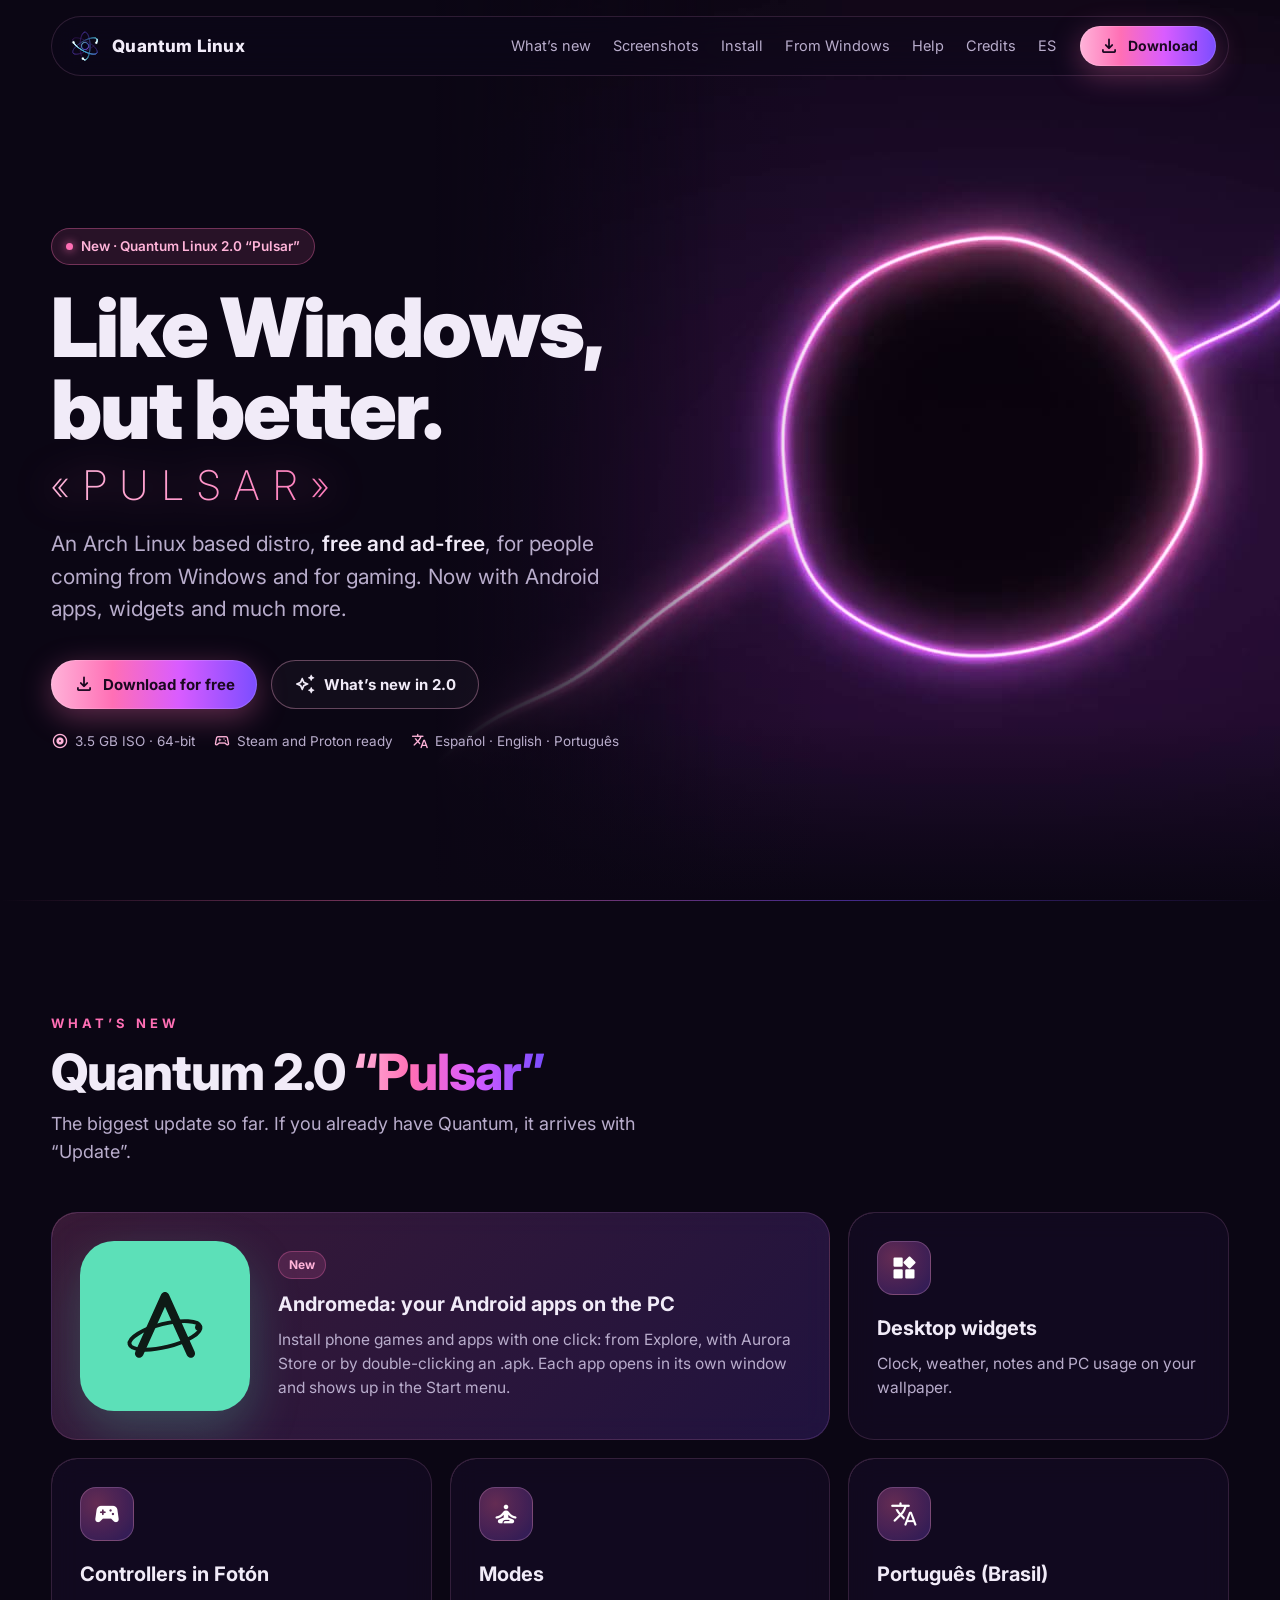
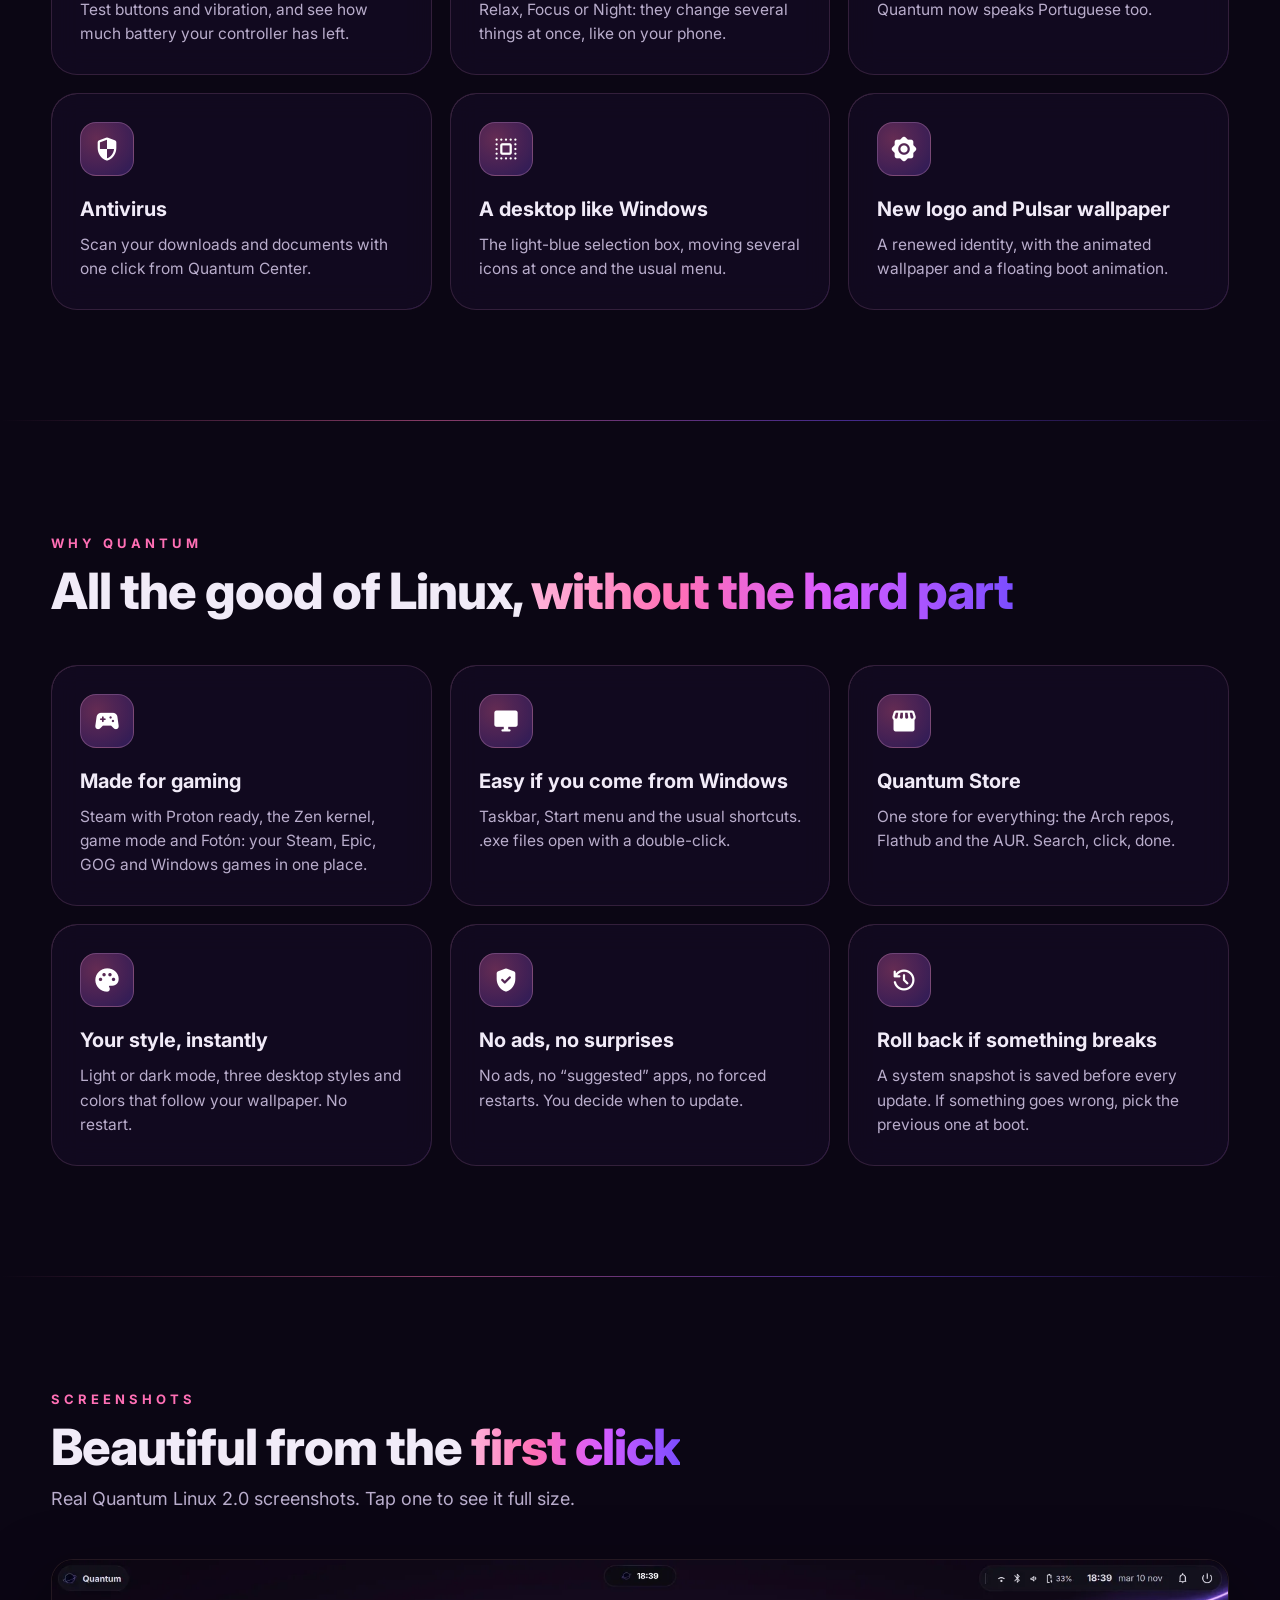
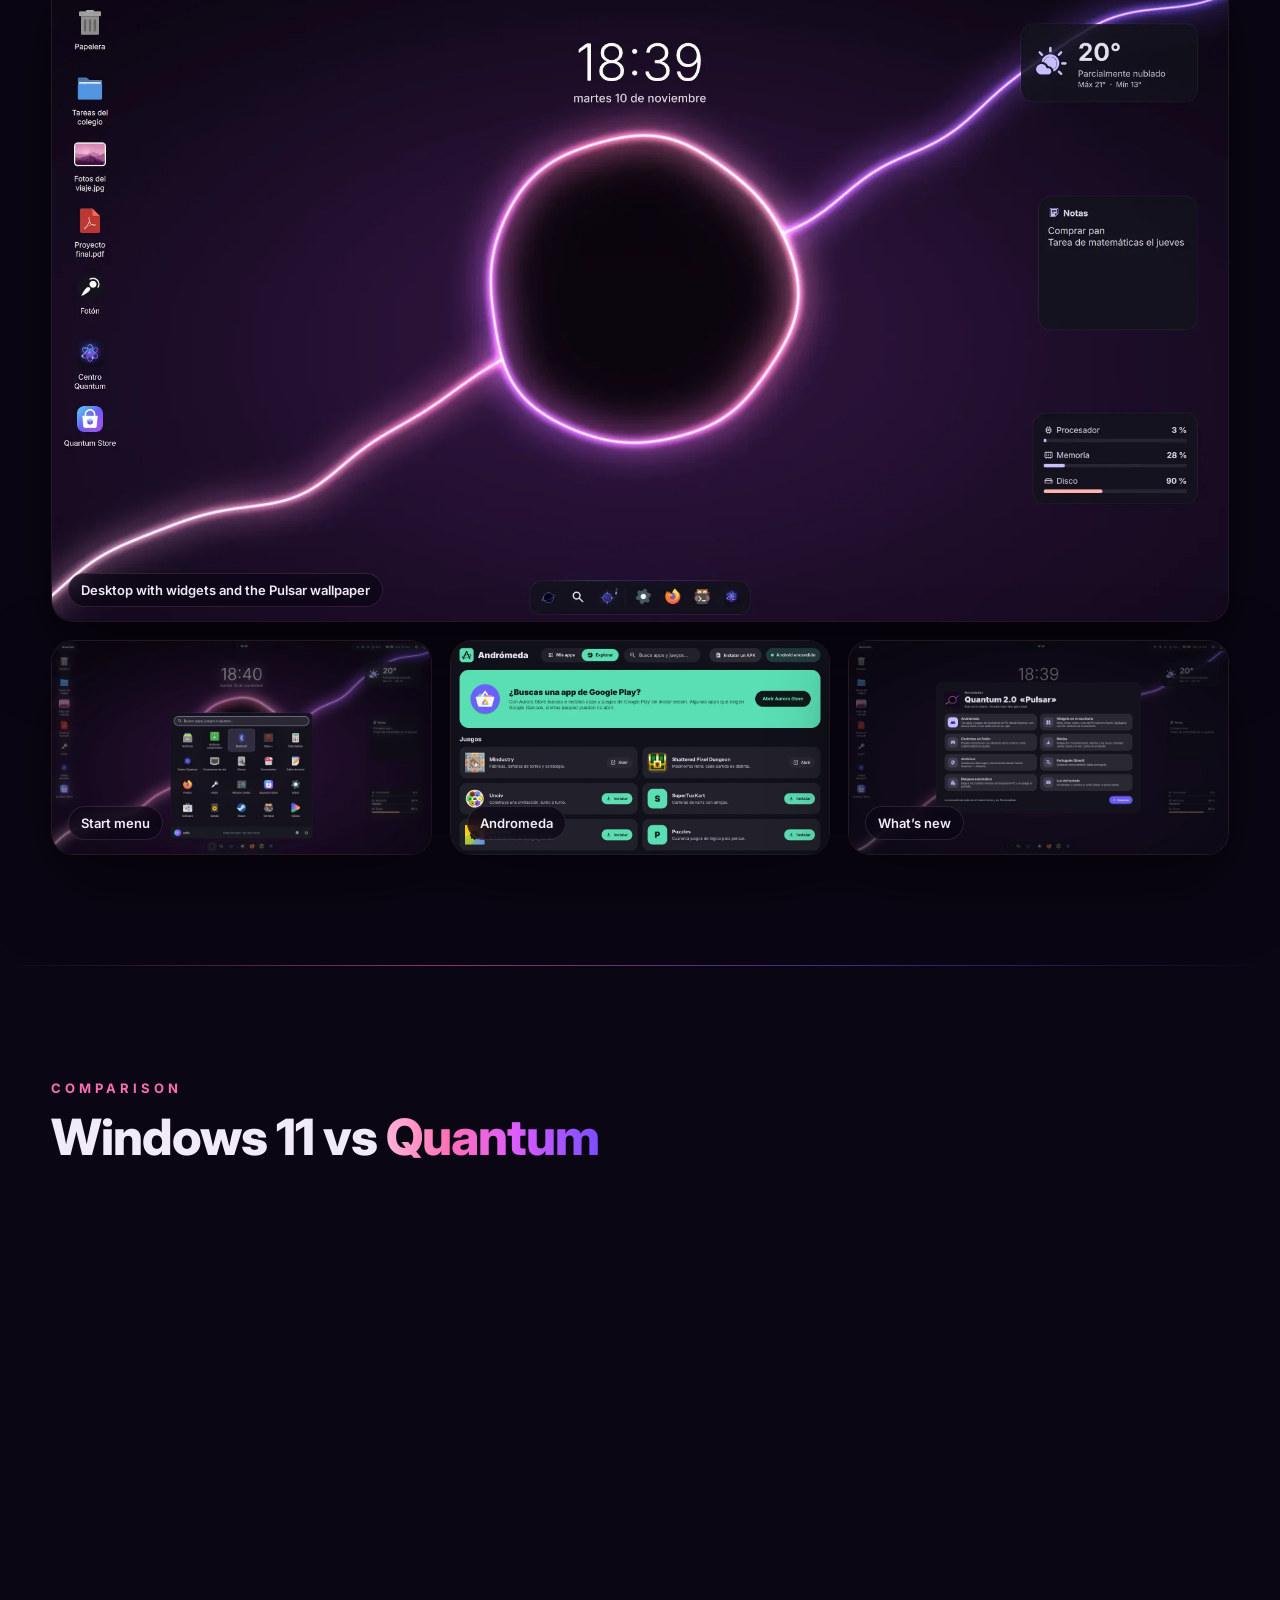
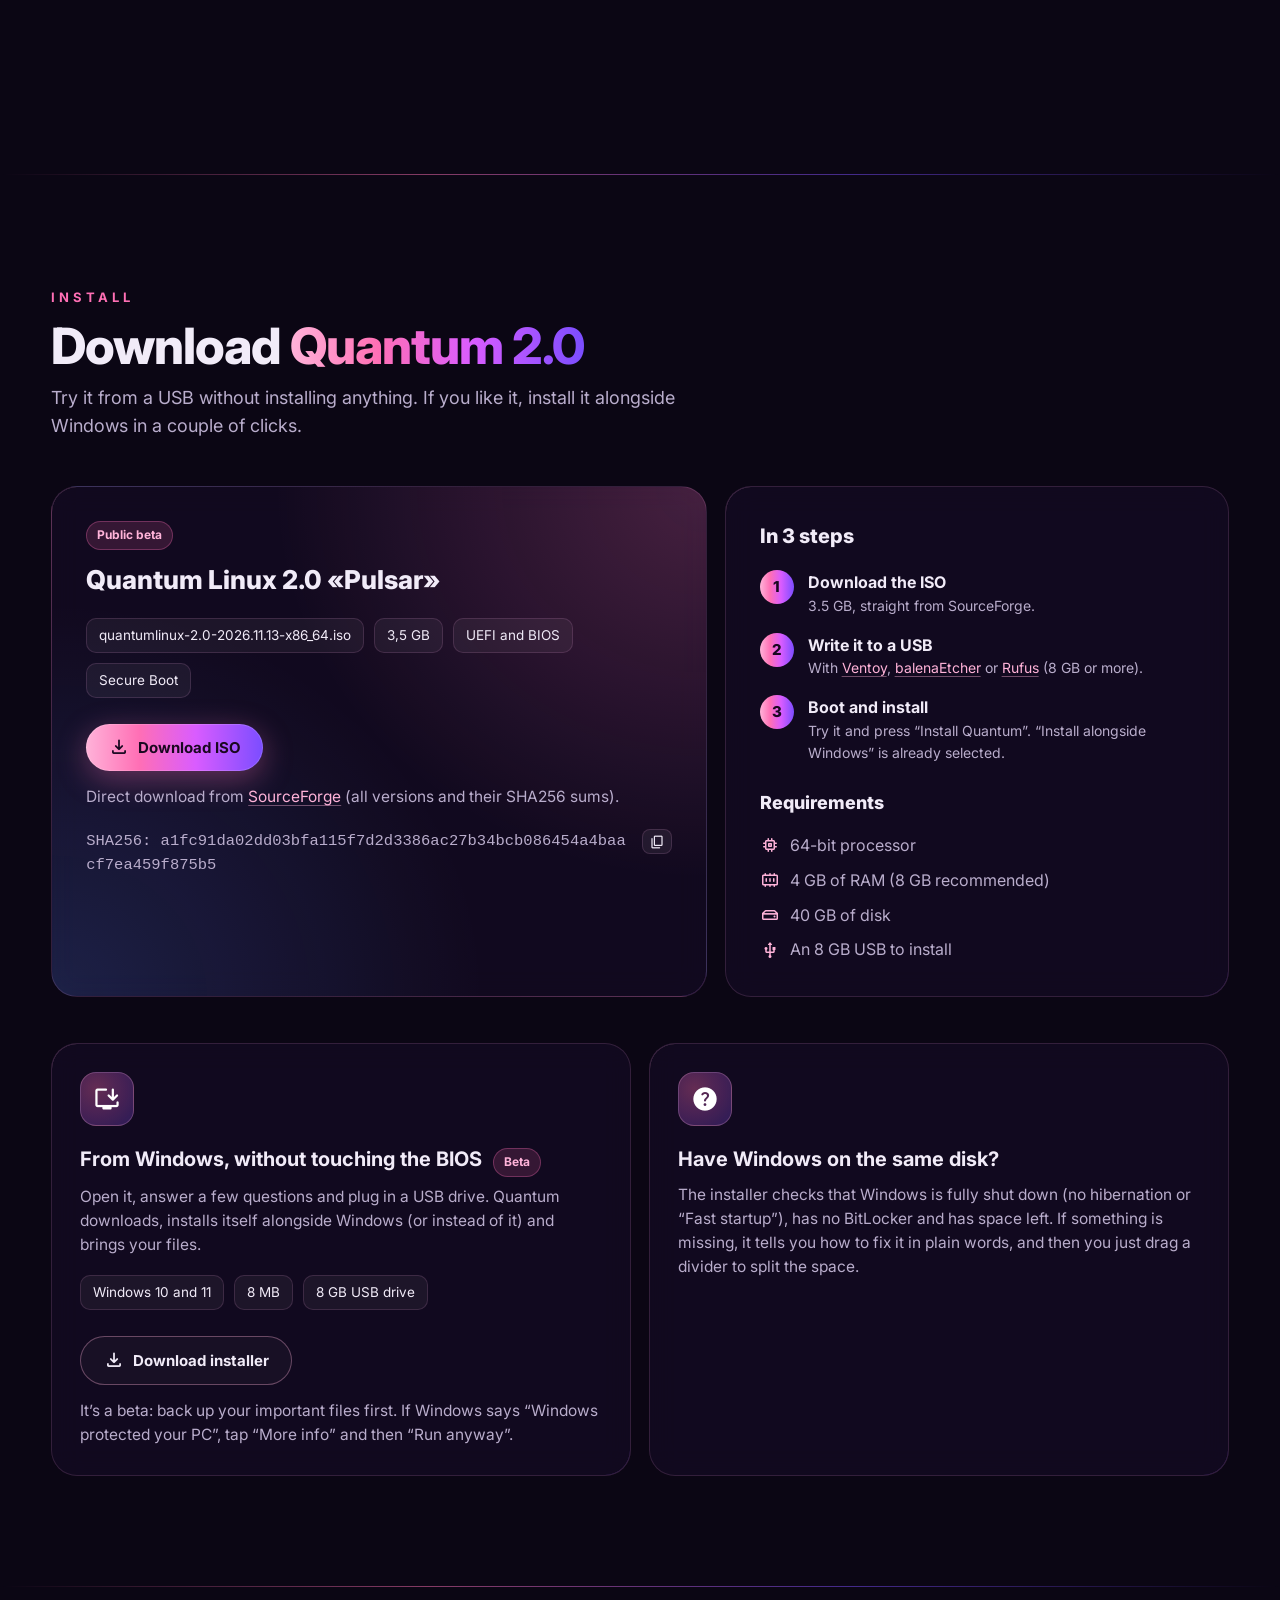
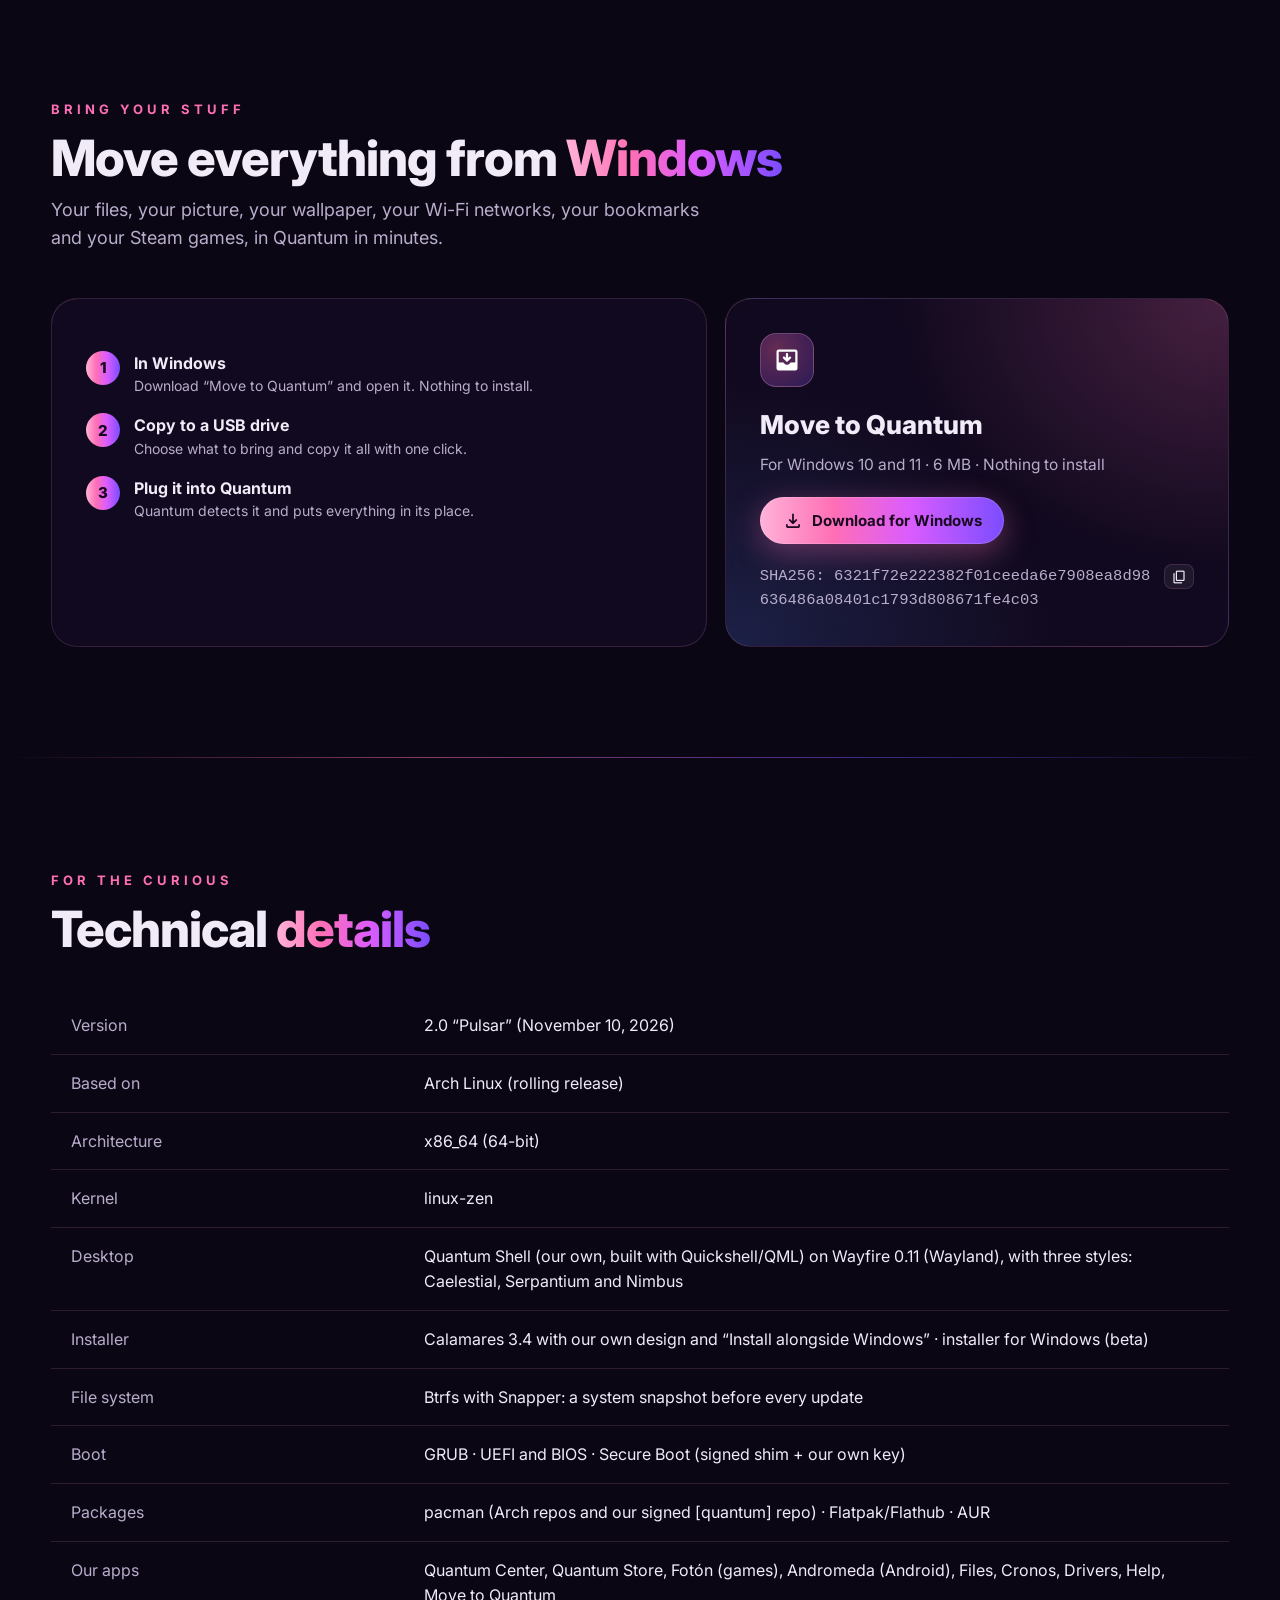
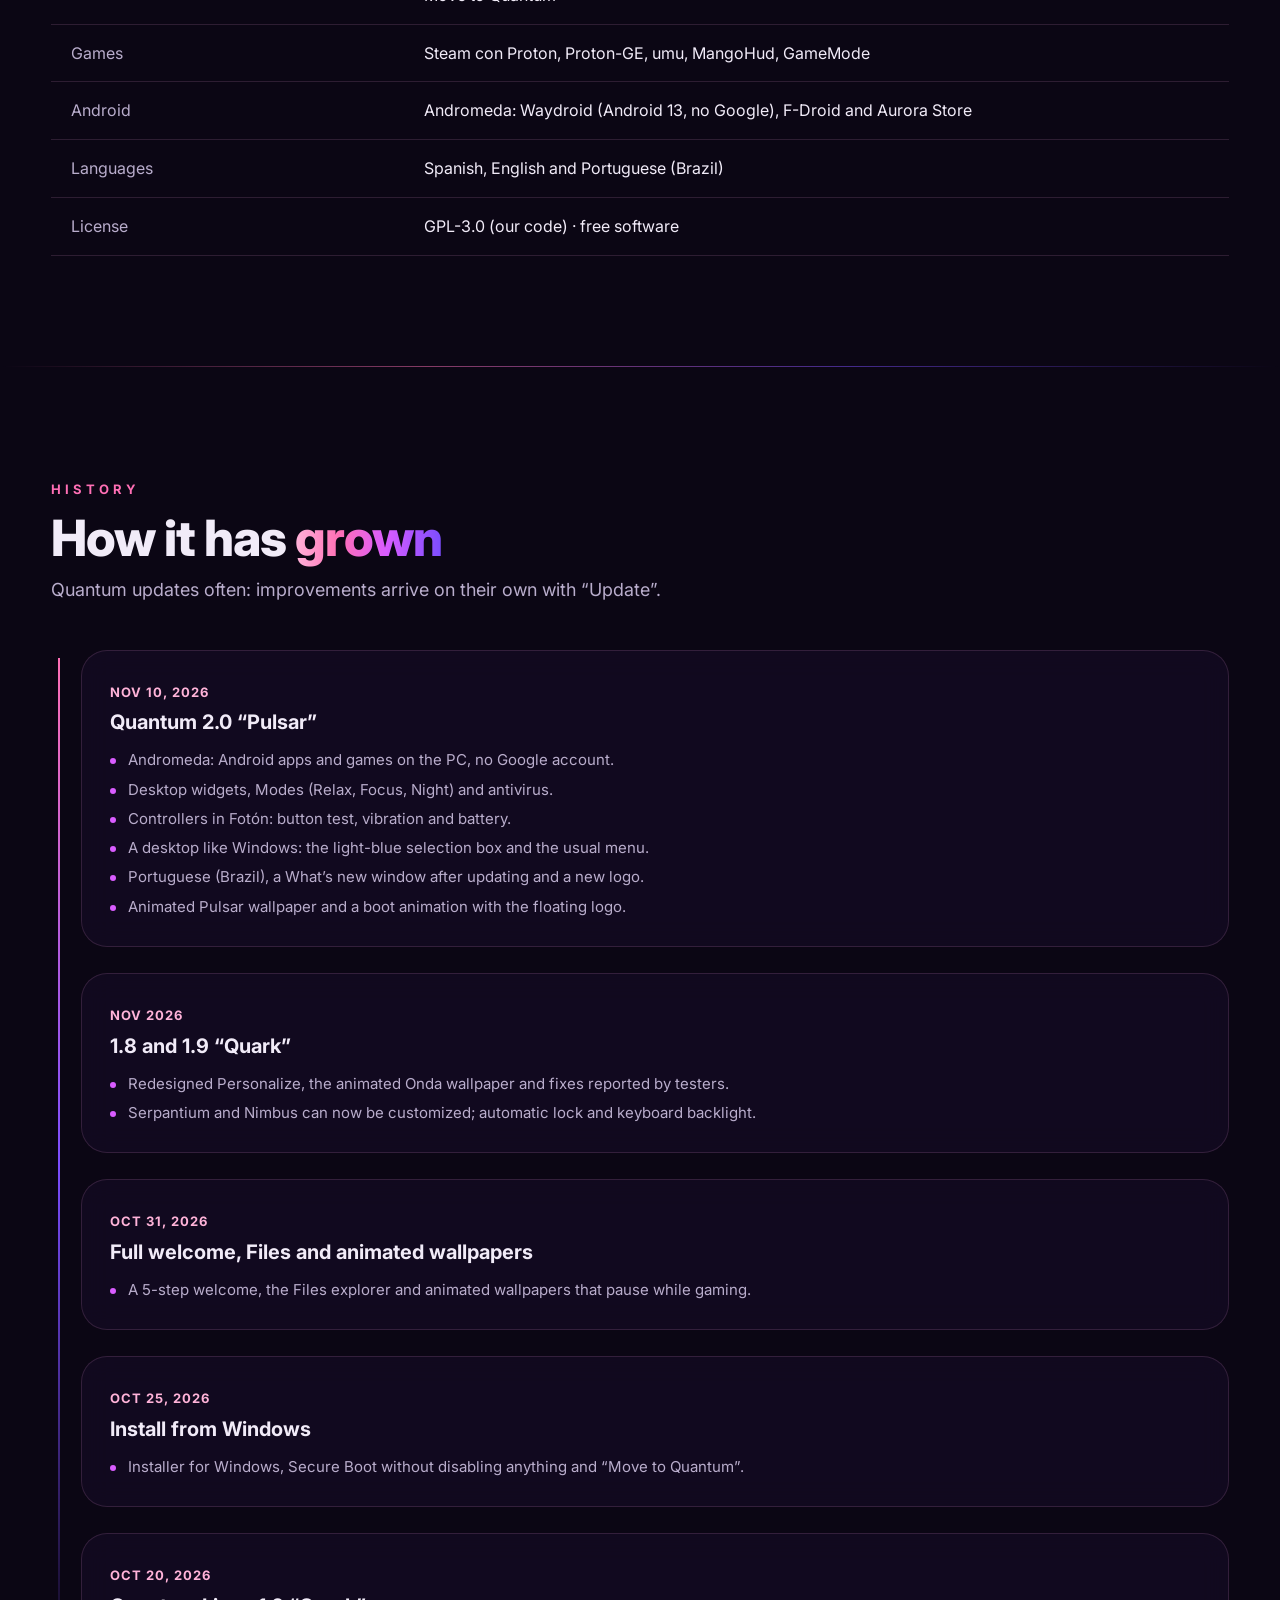
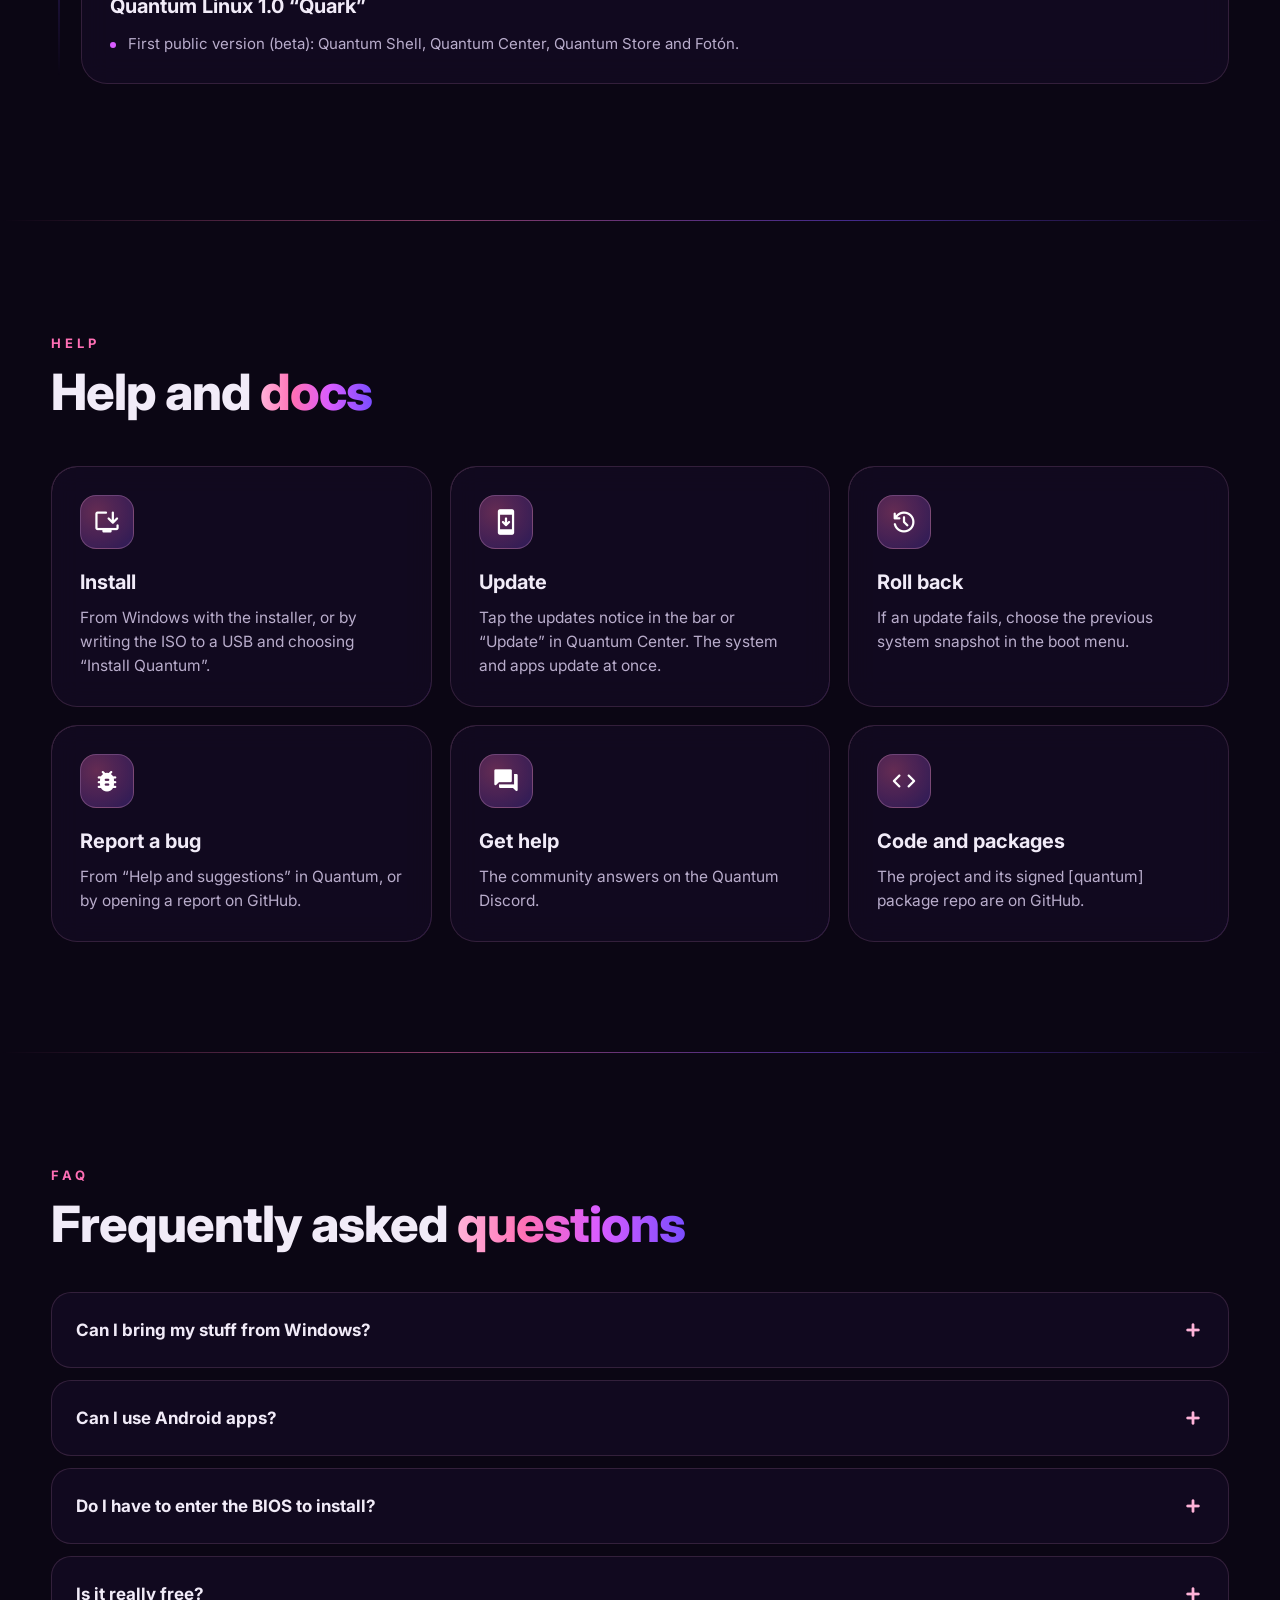
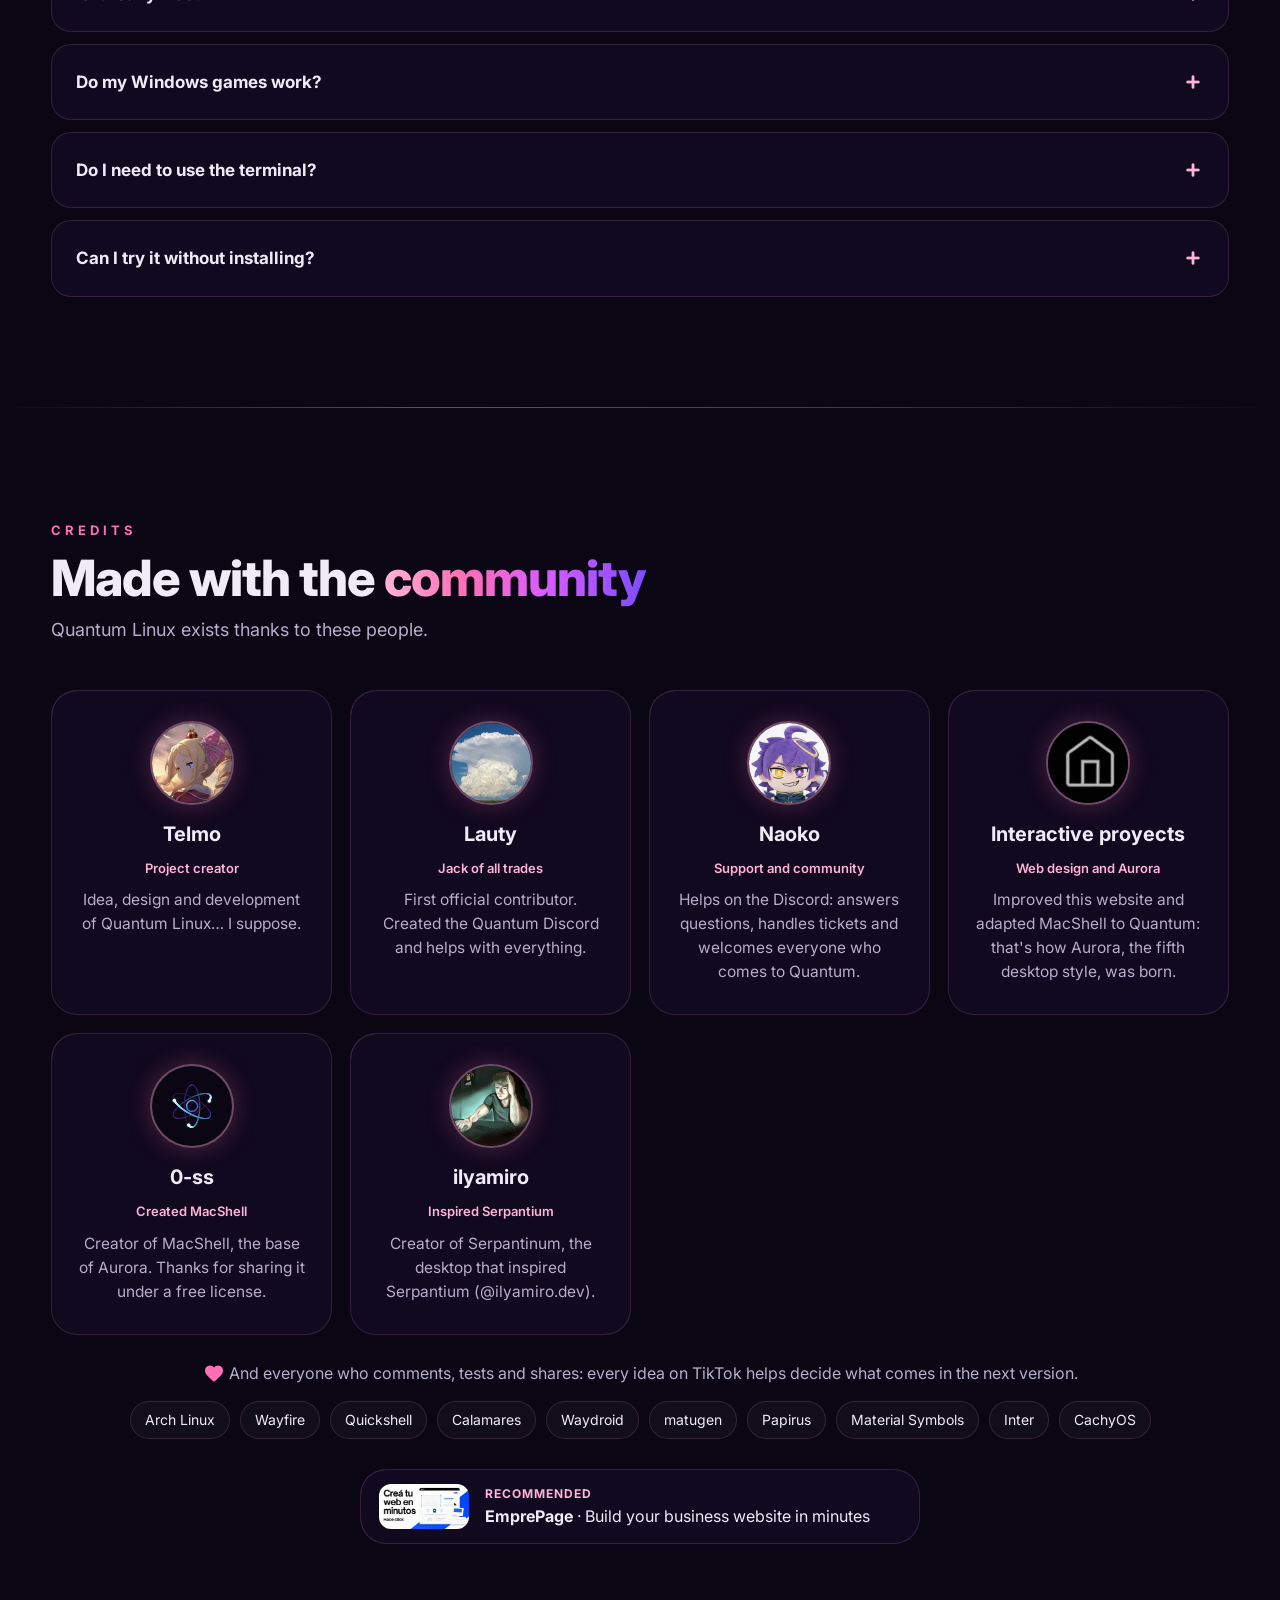
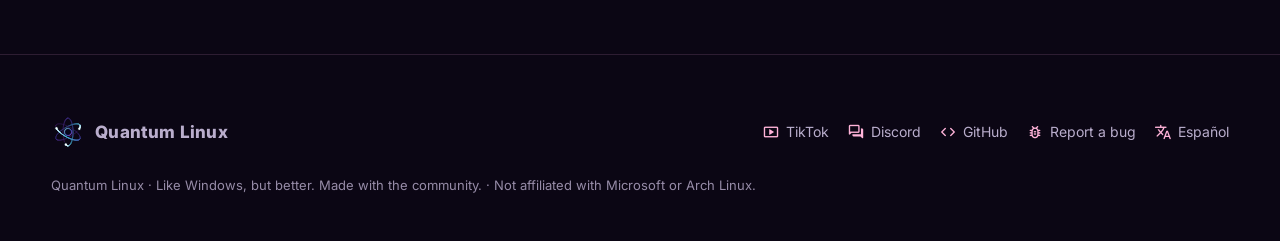
<file: en/index.html>
<!doctype html>
<html lang="en">
<head>
  <meta charset="utf-8">
  <meta name="viewport" content="width=device-width, initial-scale=1, viewport-fit=cover">
  <title>Quantum Linux 2.0 “Pulsar” · Like Windows, but better</title>
  <meta name="description" content="Quantum Linux 2.0 “Pulsar”: an Arch-based distro, free and ad-free, made for people coming from Windows and for gaming. Now with Android apps, widgets and more.">
  <meta name="theme-color" content="#0b0614">
  <link rel="manifest" href="../manifest.webmanifest">
  <link rel="icon" href="../assets/favicon.png">
  <link rel="icon" type="image/svg+xml" href="../assets/quantum-mark.svg">
  <link rel="apple-touch-icon" href="../assets/apple-touch-icon.png">
  <meta name="mobile-web-app-capable" content="yes">
  <meta name="apple-mobile-web-app-capable" content="yes">
  <meta name="apple-mobile-web-app-status-bar-style" content="black-translucent">
  <meta name="apple-mobile-web-app-title" content="Quantum">
  <meta property="og:type" content="website">
  <meta property="og:title" content="Quantum Linux 2.0 “Pulsar”">
  <meta property="og:description" content="Like Windows, but better. Made with the community. Free and ad-free.">
  <meta property="og:image" content="https://quantumlinux-arch.github.io/assets/og.jpg">
  <meta property="og:url" content="https://quantumlinux-arch.github.io/en/">
  <meta name="twitter:card" content="summary_large_image">
  <link rel="canonical" href="https://quantumlinux-arch.github.io/en/">
  <link rel="alternate" hreflang="es" href="https://quantumlinux-arch.github.io/">
  <link rel="alternate" hreflang="en" href="https://quantumlinux-arch.github.io/en/">
  <link rel="preconnect" href="https://fonts.googleapis.com">
  <link rel="preconnect" href="https://fonts.gstatic.com" crossorigin>
  <link href="https://fonts.googleapis.com/css2?family=Inter:wght@200;400;500;600;700;800;900&display=swap" rel="stylesheet">
  <link href="https://fonts.googleapis.com/css2?family=Material+Symbols+Rounded:opsz,wght,FILL@20..48,400,0..1&display=block" rel="stylesheet">
  <link rel="preload" as="image" href="../assets/pulsar-poster.jpg">
  <link rel="stylesheet" href="../pulsar.css">
</head>
<body>
<a class="skip" href="#nuevo">Skip to content</a>

<nav class="top"><div class="wrap">
  <a class="brand" href="#"><img src="../assets/quantum-mark.svg" alt="">Quantum Linux</a>
  <ul>
    <li><a href="#nuevo">What’s new</a></li>
    <li><a href="#capturas">Screenshots</a></li>
    <li><a href="#instalar">Install</a></li>
    <li><a href="#desde-windows">From Windows</a></li>
    <li><a href="#ayuda">Help</a></li>
    <li><a href="#creditos">Credits</a></li>
    <li><a href="../" hreflang="es" lang="es">ES</a></li>
  </ul>
  <a class="btn primary small" href="#instalar"><span class="ms">download</span>Download</a>
  <button class="menu-btn" type="button" aria-label="Menu"><span class="ms">menu</span></button>
</div></nav>

<header class="hero" id="inicio">
  <div class="bg" data-video="../assets/pulsar.mp4"><img src="../assets/pulsar-poster.jpg" alt=""></div>
  <div class="wrap">
    <span class="pill"><span class="dot"></span>New · Quantum Linux 2.0 “Pulsar”</span>
    <h1>Like Windows,<br>but better.<span class="ver">«PULSAR»</span></h1>
    <p class="lead">An Arch Linux based distro, <b>free and ad-free</b>, for people coming from Windows and for gaming. Now with Android apps, widgets and much more.</p>
    <div class="cta">
      <a class="btn primary" href="#instalar"><span class="ms">download</span>Download for free</a>
      <a class="btn ghost" href="#nuevo"><span class="ms">auto_awesome</span>What’s new in 2.0</a>
    </div>
    <div class="meta"><span><span class="ms">album</span>3.5 GB ISO · 64-bit</span><span><span class="ms">sports_esports</span>Steam and Proton ready</span><span><span class="ms">translate</span>Español · English · Português</span></div>
  </div>
</header>

<main>
<section class="s" id="nuevo"><div class="glow-line"></div><div class="wrap">
  <span class="kicker">What’s new</span>
  <h2>Quantum 2.0 <em>“Pulsar”</em></h2>
  <p class="sub">The biggest update so far. If you already have Quantum, it arrives with “Update”.</p>
  <div class="grid g3">
    <div class="card big hov reveal">
      <div class="art"><svg viewBox="0 0 512 512" aria-hidden="true"><path d="M256 118 L376 384 M256 118 L136 384" stroke="#0E1A16" stroke-width="40" stroke-linecap="round" fill="none"/><ellipse cx="256" cy="300" rx="170" ry="54" fill="none" stroke="#0E1A16" stroke-width="18" transform="rotate(-14 256 300)"/><circle cx="412" cy="262" r="16" fill="#0E1A16"/></svg></div>
      <div><span class="tag">New</span><h3>Andromeda: your Android apps on the PC</h3>
      <p>Install phone games and apps with one click: from Explore, with Aurora Store or by double-clicking an .apk. Each app opens in its own window and shows up in the Start menu.</p></div>
    </div>
    <div class="card hov reveal"><div class="ic"><span class="ms">widgets</span></div><h3>Desktop widgets</h3><p>Clock, weather, notes and PC usage on your wallpaper.</p></div>
    <div class="card hov reveal"><div class="ic"><span class="ms">sports_esports</span></div><h3>Controllers in Fotón</h3><p>Test buttons and vibration, and see how much battery your controller has left.</p></div>
    <div class="card hov reveal"><div class="ic"><span class="ms">self_improvement</span></div><h3>Modes</h3><p>Relax, Focus or Night: they change several things at once, like on your phone.</p></div>
    <div class="card hov reveal"><div class="ic"><span class="ms">translate</span></div><h3>Português (Brasil)</h3><p>Quantum now speaks Portuguese too.</p></div>
    <div class="card hov reveal"><div class="ic"><span class="ms">security</span></div><h3>Antivirus</h3><p>Scan your downloads and documents with one click from Quantum Center.</p></div>
    <div class="card hov reveal"><div class="ic"><span class="ms">select_all</span></div><h3>A desktop like Windows</h3><p>The light-blue selection box, moving several icons at once and the usual menu.</p></div>
    <div class="card hov reveal"><div class="ic"><span class="ms">brightness_7</span></div><h3>New logo and Pulsar wallpaper</h3><p>A renewed identity, with the animated wallpaper and a floating boot animation.</p></div>
  </div>
</div></section>

<section class="s" id="por-que"><div class="glow-line"></div><div class="wrap">
  <span class="kicker">Why Quantum</span>
  <h2>All the good of Linux, <em>without the hard part</em></h2>
  <div class="grid g3">
    <div class="card reveal"><div class="ic"><span class="ms">sports_esports</span></div><h3>Made for gaming</h3><p>Steam with Proton ready, the Zen kernel, game mode and Fotón: your Steam, Epic, GOG and Windows games in one place.</p></div>
    <div class="card reveal"><div class="ic"><span class="ms">desktop_windows</span></div><h3>Easy if you come from Windows</h3><p>Taskbar, Start menu and the usual shortcuts. .exe files open with a double-click.</p></div>
    <div class="card reveal"><div class="ic"><span class="ms">storefront</span></div><h3>Quantum Store</h3><p>One store for everything: the Arch repos, Flathub and the AUR. Search, click, done.</p></div>
    <div class="card reveal"><div class="ic"><span class="ms">palette</span></div><h3>Your style, instantly</h3><p>Light or dark mode, three desktop styles and colors that follow your wallpaper. No restart.</p></div>
    <div class="card reveal"><div class="ic"><span class="ms">verified_user</span></div><h3>No ads, no surprises</h3><p>No ads, no “suggested” apps, no forced restarts. You decide when to update.</p></div>
    <div class="card reveal"><div class="ic"><span class="ms">history</span></div><h3>Roll back if something breaks</h3><p>A system snapshot is saved before every update. If something goes wrong, pick the previous one at boot.</p></div>
  </div>
</div></section>

<section class="s" id="capturas"><div class="glow-line"></div><div class="wrap">
  <span class="kicker">Screenshots</span>
  <h2>Beautiful from the <em>first click</em></h2>
  <p class="sub">Real Quantum Linux 2.0 screenshots. Tap one to see it full size.</p>
  <div class="shots">
    <div class="shot wide reveal"><img src="../assets/img/2-escritorio.webp" alt="Quantum desktop with widgets and the Pulsar wallpaper" loading="lazy"><span>Desktop with widgets and the Pulsar wallpaper</span></div>
    <div class="shot reveal"><img src="../assets/img/2-inicio.webp" alt="Start menu" loading="lazy"><span>Start menu</span></div>
    <div class="shot reveal"><img src="../assets/img/2-andromeda.webp" alt="Andromeda" loading="lazy"><span>Andromeda</span></div>
    <div class="shot reveal"><img src="../assets/img/2-novedades.webp" alt="What’s new window" loading="lazy"><span>What’s new</span></div>
  </div>
</div></section>

<section class="s" id="comparacion"><div class="glow-line"></div><div class="wrap">
  <span class="kicker">Comparison</span>
  <h2>Windows 11 vs <em>Quantum</em></h2>
  <table class="reveal">
    <tr><th></th><th>Windows 11</th><th>Quantum Linux</th></tr>
    <tr><td>Price</td><td>Paid license</td><td class="q"><span class="ms">check_circle</span>Free</td></tr>
    <tr><td>Ads and suggested apps</td><td>Yes, in the Start menu</td><td class="q"><span class="ms">check_circle</span>None</td></tr>
    <tr><td>Requires TPM 2.0 and a recent CPU</td><td>Yes</td><td class="q"><span class="ms">check_circle</span>No</td></tr>
    <tr><td>Android apps</td><td>Not anymore (removed)</td><td class="q"><span class="ms">check_circle</span>Yes, with Andromeda</td></tr>
    <tr><td>Restarts for updates</td><td>Automatic</td><td class="q"><span class="ms">check_circle</span>Whenever you want</td></tr>
    <tr><td>Account required to install</td><td>Microsoft account</td><td class="q"><span class="ms">check_circle</span>No</td></tr>
    <tr><td>Open source</td><td>No</td><td class="q"><span class="ms">check_circle</span>Yes</td></tr>
  </table>
</div></section>

<section class="s" id="instalar"><div class="glow-line"></div><div class="wrap">
  <span class="kicker">Install</span>
  <h2>Download <em>Quantum 2.0</em></h2>
  <p class="sub">Try it from a USB without installing anything. If you like it, install it alongside Windows in a couple of clicks.</p>
  <div class="dl">
    <div class="card main reveal">
      <span class="tag">Public beta</span>
      <h3>Quantum Linux 2.0 «Pulsar»</h3>
      <div class="facts"><span>quantumlinux-2.0-2026.11.13-x86_64.iso</span><span>3,5 GB</span><span>UEFI and BIOS</span><span>Secure Boot</span></div>
      <a class="btn primary" href="https://sourceforge.net/projects/quantum-linux/files/2.0/quantumlinux-2.0-2026.11.13-x86_64.iso/download"><span class="ms">download</span>Download ISO</a>
      <p class="note">Direct download from <a href="https://sourceforge.net/projects/quantum-linux/files/" target="_blank" rel="noopener">SourceForge</a> (all versions and their SHA256 sums).</p>
      <p class="sha">SHA256: a1fc91da02dd03bfa115f7d2d3386ac27b34bcb086454a4baacf7ea459f875b5<button class="copy" type="button" data-copy="a1fc91da02dd03bfa115f7d2d3386ac27b34bcb086454a4baacf7ea459f875b5" aria-label="Copy SHA256"><span class="ms">content_copy</span></button></p>
    </div>
    <div class="card reveal">
      <h3 style="font-size:20px">In 3 steps</h3>
      <ol class="steps">
        <li><span class="n">1</span><div><b>Download the ISO</b><small>3.5 GB, straight from SourceForge.</small></div></li>
        <li><span class="n">2</span><div><b>Write it to a USB</b><small>With <a href="https://www.ventoy.net/" target="_blank" rel="noopener">Ventoy</a>, <a href="https://etcher.balena.io/" target="_blank" rel="noopener">balenaEtcher</a> or <a href="https://rufus.ie/" target="_blank" rel="noopener">Rufus</a> (8 GB or more).</small></div></li>
        <li><span class="n">3</span><div><b>Boot and install</b><small>Try it and press “Install Quantum”. “Install alongside Windows” is already selected.</small></div></li>
      </ol>
      <h3 style="font-size:18px; margin-top:26px">Requirements</h3>
      <ul class="req">
        <li><span class="ms">memory</span>64-bit processor</li>
        <li><span class="ms">memory_alt</span>4 GB of RAM (8 GB recommended)</li>
        <li><span class="ms">hard_drive</span>40 GB of disk</li>
        <li><span class="ms">usb</span>An 8 GB USB to install</li>
      </ul>
    </div>
  </div>
  <div class="grid g2">
    <div class="card reveal">
      <div class="ic"><span class="ms">install_desktop</span></div>
      <h3>From Windows, without touching the BIOS <span class="tag" style="margin:0 0 0 6px">Beta</span></h3>
      <p>Open it, answer a few questions and plug in a USB drive. Quantum downloads, installs itself alongside Windows (or instead of it) and brings your files.</p>
      <div class="facts"><span>Windows 10 and 11</span><span>8 MB</span><span>8 GB USB drive</span></div>
      <a class="btn ghost" href="../descargas/Instalar-Quantum.exe" download="Instalar Quantum.exe"><span class="ms">download</span>Download installer</a>
      <p class="note">It’s a beta: back up your important files first. If Windows says “Windows protected your PC”, tap “More info” and then “Run anyway”.</p>
    </div>
    <div class="card reveal">
      <div class="ic"><span class="ms">help</span></div>
      <h3>Have Windows on the same disk?</h3>
      <p>The installer checks that Windows is fully shut down (no hibernation or “Fast startup”), has no BitLocker and has space left. If something is missing, it tells you how to fix it in plain words, and then you just drag a divider to split the space.</p>
    </div>
  </div>
</div></section>

<section class="s" id="desde-windows"><div class="glow-line"></div><div class="wrap">
  <span class="kicker">Bring your stuff</span>
  <h2>Move everything from <em>Windows</em></h2>
  <p class="sub">Your files, your picture, your wallpaper, your Wi-Fi networks, your bookmarks and your Steam games, in Quantum in minutes.</p>
  <div class="dl">
    <div class="card reveal">
      <ol class="steps">
        <li><span class="n">1</span><div><b>In Windows</b><small>Download “Move to Quantum” and open it. Nothing to install.</small></div></li>
        <li><span class="n">2</span><div><b>Copy to a USB drive</b><small>Choose what to bring and copy it all with one click.</small></div></li>
        <li><span class="n">3</span><div><b>Plug it into Quantum</b><small>Quantum detects it and puts everything in its place.</small></div></li>
      </ol>
    </div>
    <div class="card main reveal">
      <div class="ic"><span class="ms">move_to_inbox</span></div>
      <h3>Move to Quantum</h3>
      <p>For Windows 10 and 11 · 6 MB · Nothing to install</p>
      <div style="margin-top:20px"><a class="btn primary" href="../descargas/Pasar-a-Quantum.exe" download="Pasar a Quantum.exe"><span class="ms">download</span>Download for Windows</a></div>
      <p class="sha">SHA256: 6321f72e222382f01ceeda6e7908ea8d98636486a08401c1793d808671fe4c03<button class="copy" type="button" data-copy="6321f72e222382f01ceeda6e7908ea8d98636486a08401c1793d808671fe4c03" aria-label="Copy SHA256"><span class="ms">content_copy</span></button></p>
    </div>
  </div>
</div></section>

<section class="s" id="ficha"><div class="glow-line"></div><div class="wrap">
  <span class="kicker">For the curious</span>
  <h2>Technical <em>details</em></h2>
  <table class="spec reveal">
    <tr><td>Version</td><td>2.0 “Pulsar” (November 10, 2026)</td></tr>
    <tr><td>Based on</td><td>Arch Linux (rolling release)</td></tr>
    <tr><td>Architecture</td><td>x86_64 (64-bit)</td></tr>
    <tr><td>Kernel</td><td>linux-zen</td></tr>
    <tr><td>Desktop</td><td>Quantum Shell (our own, built with Quickshell/QML) on Wayfire 0.11 (Wayland), with three styles: Caelestial, Serpantium and Nimbus</td></tr>
    <tr><td>Installer</td><td>Calamares 3.4 with our own design and “Install alongside Windows” · installer for Windows (beta)</td></tr>
    <tr><td>File system</td><td>Btrfs with Snapper: a system snapshot before every update</td></tr>
    <tr><td>Boot</td><td>GRUB · UEFI and BIOS · Secure Boot (signed shim + our own key)</td></tr>
    <tr><td>Packages</td><td>pacman (Arch repos and our signed [quantum] repo) · Flatpak/Flathub · AUR</td></tr>
    <tr><td>Our apps</td><td>Quantum Center, Quantum Store, Fotón (games), Andromeda (Android), Files, Cronos, Drivers, Help, Move to Quantum</td></tr>
    <tr><td>Games</td><td>Steam con Proton, Proton-GE, umu, MangoHud, GameMode</td></tr>
    <tr><td>Android</td><td>Andromeda: Waydroid (Android 13, no Google), F-Droid and Aurora Store</td></tr>
    <tr><td>Languages</td><td>Spanish, English and Portuguese (Brazil)</td></tr>
    <tr><td>License</td><td>GPL-3.0 (our code) · free software</td></tr>
  </table>
</div></section>

<section class="s" id="novedades"><div class="glow-line"></div><div class="wrap">
  <span class="kicker">History</span>
  <h2>How it has <em>grown</em></h2>
  <p class="sub">Quantum updates often: improvements arrive on their own with “Update”.</p>
  <ul class="timeline">
    <li class="card reveal"><span class="date">Nov 10, 2026</span><h3>Quantum 2.0 “Pulsar”</h3>
      <ul><li>Andromeda: Android apps and games on the PC, no Google account.</li>
      <li>Desktop widgets, Modes (Relax, Focus, Night) and antivirus.</li>
      <li>Controllers in Fotón: button test, vibration and battery.</li>
      <li>A desktop like Windows: the light-blue selection box and the usual menu.</li>
      <li>Portuguese (Brazil), a What’s new window after updating and a new logo.</li>
      <li>Animated Pulsar wallpaper and a boot animation with the floating logo.</li></ul></li>
    <li class="card reveal"><span class="date">Nov 2026</span><h3>1.8 and 1.9 “Quark”</h3>
      <ul><li>Redesigned Personalize, the animated Onda wallpaper and fixes reported by testers.</li>
      <li>Serpantium and Nimbus can now be customized; automatic lock and keyboard backlight.</li></ul></li>
    <li class="card reveal"><span class="date">Oct 31, 2026</span><h3>Full welcome, Files and animated wallpapers</h3>
      <ul><li>A 5-step welcome, the Files explorer and animated wallpapers that pause while gaming.</li></ul></li>
    <li class="card reveal"><span class="date">Oct 25, 2026</span><h3>Install from Windows</h3>
      <ul><li>Installer for Windows, Secure Boot without disabling anything and “Move to Quantum”.</li></ul></li>
    <li class="card reveal"><span class="date">Oct 20, 2026</span><h3>Quantum Linux 1.0 “Quark”</h3>
      <ul><li>First public version (beta): Quantum Shell, Quantum Center, Quantum Store and Fotón.</li></ul></li>
  </ul>
</div></section>

<section class="s" id="ayuda"><div class="glow-line"></div><div class="wrap">
  <span class="kicker">Help</span>
  <h2>Help and <em>docs</em></h2>
  <div class="grid g3">
    <a class="card reveal" href="#instalar"><div class="ic"><span class="ms">install_desktop</span></div><h3>Install</h3><p>From Windows with the installer, or by writing the ISO to a USB and choosing “Install Quantum”.</p></a>
    <div class="card reveal"><div class="ic"><span class="ms">system_update</span></div><h3>Update</h3><p>Tap the updates notice in the bar or “Update” in Quantum Center. The system and apps update at once.</p></div>
    <div class="card reveal"><div class="ic"><span class="ms">history</span></div><h3>Roll back</h3><p>If an update fails, choose the previous system snapshot in the boot menu.</p></div>
    <a class="card reveal" href="https://github.com/QuantumLinux-arch/quantumlinux-arch.github.io/issues/new/choose" target="_blank" rel="noopener"><div class="ic"><span class="ms">bug_report</span></div><h3>Report a bug</h3><p>From “Help and suggestions” in Quantum, or by opening a report on GitHub.</p></a>
    <a class="card reveal" href="https://discord.gg/qWmEb9xHkZ" target="_blank" rel="noopener"><div class="ic"><span class="ms">forum</span></div><h3>Get help</h3><p>The community answers on the Quantum Discord.</p></a>
    <a class="card reveal" href="https://github.com/QuantumLinux-arch" target="_blank" rel="noopener"><div class="ic"><span class="ms">code</span></div><h3>Code and packages</h3><p>The project and its signed [quantum] package repo are on GitHub.</p></a>
  </div>
</div></section>

<section class="s" id="preguntas"><div class="glow-line"></div><div class="wrap">
  <span class="kicker">FAQ</span>
  <h2>Frequently asked <em>questions</em></h2>
  <div class="faq">
    <details class="reveal"><summary>Can I bring my stuff from Windows?</summary><p>Yes. With “Move to Quantum” you copy your files, picture, wallpaper, Wi-Fi networks, bookmarks and Steam games to a USB drive in Windows. When you plug it into Quantum, everything goes to its place.</p></details>
    <details class="reveal"><summary>Can I use Android apps?</summary><p>Yes, with Andromeda. The first time it downloads Android (about 900 MB), then you install apps from Explore, with Aurora Store or by double-clicking an .apk. Some apps that require Google (banks, certain games) may not open.</p></details>
    <details class="reveal"><summary>Do I have to enter the BIOS to install?</summary><p>No, if you use the installer for Windows: it prepares the USB drive and restarts the PC by itself. You’ll only see a blue screen the first time, so your PC trusts Quantum with Secure Boot on.</p></details>
    <details class="reveal"><summary>Is it really free?</summary><p>Yes. Quantum Linux is free and open source. No paid version, no subscriptions, no ads.</p></details>
    <details class="reveal"><summary>Do my Windows games work?</summary><p>A lot of them do, thanks to Steam and Proton. Some games with anti-cheat (like Valorant) still don’t work on Linux. You can check each game on <a href="https://www.protondb.com/" target="_blank" rel="noopener">ProtonDB</a>.</p></details>
    <details class="reveal"><summary>Do I need to use the terminal?</summary><p>No. You install apps from Quantum Store, change settings in Quantum Center and Personalize, and update with a button.</p></details>
    <details class="reveal"><summary>Can I try it without installing?</summary><p>Yes. Booting from the USB gives you a full live session; nothing changes on your PC until you press “Install Quantum”.</p></details>
  </div>
</div></section>

<section class="s" id="creditos"><div class="glow-line"></div><div class="wrap">
  <span class="kicker">Credits</span>
  <h2>Made with the <em>community</em></h2>
  <p class="sub">Quantum Linux exists thanks to these people.</p>
  <div class="people">
    <a class="card person reveal" href="https://www.tiktok.com/@quantum.os" target="_blank" rel="noopener"><img src="../assets/img/telmo.webp" alt="Beatrice"><h3>Telmo</h3><span class="role">Project creator</span><p>Idea, design and development of Quantum Linux… I suppose.</p></a>
    <a class="card person reveal" href="https://discord.gg/qWmEb9xHkZ" target="_blank" rel="noopener"><img src="../assets/img/lauty.webp" alt=""><h3>Lauty</h3><span class="role">Jack of all trades</span><p>First official contributor. Created the Quantum Discord and helps with everything.</p></a>
    <a class="card person reveal" href="https://discord.gg/qWmEb9xHkZ" target="_blank" rel="noopener"><img src="../assets/img/naoko.webp" alt=""><h3>Naoko</h3><span class="role">Support and community</span><p>Helps on the Discord: answers questions, handles tickets and welcomes everyone who comes to Quantum.</p></a>
    <div class="card person reveal"><img src="../assets/img/interactive-proyects.webp" alt=""><h3>Interactive proyects</h3><span class="role">Web design and Aurora</span><p>Improved this website and adapted MacShell to Quantum: that's how Aurora, the fifth desktop style, was born.</p></div>
    <a class="card person reveal" href="https://github.com/0-ss/MacShell" target="_blank" rel="noopener"><img class="mk" src="../assets/quantum-mark.svg" alt=""><h3>0-ss</h3><span class="role">Created MacShell</span><p>Creator of MacShell, the base of Aurora. Thanks for sharing it under a free license.</p></a>
    <div class="card person reveal"><img src="../assets/img/ilyamiro.webp" alt=""><h3>ilyamiro</h3><span class="role">Inspired Serpantium</span><p>Creator of Serpantinum, the desktop that inspired Serpantium (@ilyamiro.dev).</p></div>
  </div>
  <p class="thanks reveal"><span class="ms">favorite</span> And everyone who comments, tests and shares: every idea on TikTok helps decide what comes in the next version.</p>
  <div class="chips reveal">
    <a href="https://archlinux.org" target="_blank" rel="noopener">Arch Linux</a><a href="https://wayfire.org" target="_blank" rel="noopener">Wayfire</a>
    <a href="https://quickshell.org" target="_blank" rel="noopener">Quickshell</a><a href="https://calamares.io" target="_blank" rel="noopener">Calamares</a>
    <a href="https://waydro.id" target="_blank" rel="noopener">Waydroid</a><a href="https://github.com/InioX/matugen" target="_blank" rel="noopener">matugen</a>
    <a href="https://github.com/PapirusDevelopmentTeam/papirus-icon-theme" target="_blank" rel="noopener">Papirus</a><a href="https://fonts.google.com/icons" target="_blank" rel="noopener">Material Symbols</a>
    <a href="https://rsms.me/inter/" target="_blank" rel="noopener">Inter</a><a href="https://cachyos.org" target="_blank" rel="noopener">CachyOS</a>
  </div>
  <a class="card promo reveal" href="https://emprepage.dev/" target="_blank" rel="noopener"><img src="../assets/promo/emprepage.webp" alt=""><div><small>Recommended</small><b>EmprePage</b> · Build your business website in minutes</div></a>
</div></section>
</main>

<footer><div class="wrap">
  <div class="row">
    <a class="brand" href="#"><img src="../assets/quantum-mark.svg" alt="">Quantum Linux</a>
    <div class="links">
      <a href="https://www.tiktok.com/@quantum.os" target="_blank" rel="noopener"><span class="ms">smart_display</span>TikTok</a>
      <a href="https://discord.gg/qWmEb9xHkZ" target="_blank" rel="noopener"><span class="ms">forum</span>Discord</a>
      <a href="https://github.com/QuantumLinux-arch" target="_blank" rel="noopener"><span class="ms">code</span>GitHub</a>
      <a href="https://github.com/QuantumLinux-arch/quantumlinux-arch.github.io/issues/new/choose" target="_blank" rel="noopener"><span class="ms">bug_report</span>Report a bug</a>
      <a href="../" hreflang="es"><span class="ms">translate</span>Español</a>
    </div>
  </div>
  <p class="fine">Quantum Linux · Like Windows, but better. Made with the community. · Not affiliated with Microsoft or Arch Linux.</p>
</div></footer>

<div class="lightbox"><img alt=""></div>
<div class="toast" role="status"></div>
<button class="up" type="button" aria-label="Back to top"><span class="ms">arrow_upward</span></button>
<script src="../pulsar.js" defer></script>
</body>
</html>
</file>
<file: pulsar.css>
/* Quantum Linux — web 2.0 «Pulsar»: fondo animado de Pulsar, vidrio oscuro y bordes de luz rosado → morado. */
:root {
  --bg: #0b0614; --bg2: #120a22; --card: rgba(24, 14, 40, .55); --line: rgba(255, 170, 230, .14);
  --text: #f1ebf8; --muted: #b9adcc;
  --pink: #ff6fb5; --pink2: #ffb3d9; --violet: #d95cff; --purple: #7b4dff; --blue: #4f8bff; --cyan: #8fd8ff;
  --neon: linear-gradient(90deg, #ffb3d9, #ff6fb5 30%, #d95cff 62%, #7b4dff);
}
* { box-sizing: border-box; margin: 0; padding: 0; }
html { scroll-behavior: smooth; scroll-padding-top: 96px; }
body { font-family: Inter, system-ui, sans-serif; background: var(--bg); color: var(--text); line-height: 1.55; overflow-x: hidden; -webkit-font-smoothing: antialiased; }
a { color: inherit; text-decoration: none; }
p a, small a, .faq a { color: var(--pink2); text-decoration: underline; text-decoration-color: rgba(255, 179, 217, .4); text-underline-offset: 3px; }
img { max-width: 100%; }
.ms { font-family: "Material Symbols Rounded"; font-weight: normal; font-style: normal; font-size: 22px; line-height: 1; display: inline-block; vertical-align: middle; letter-spacing: normal; text-transform: none; white-space: nowrap; direction: ltr; -webkit-font-feature-settings: "liga"; font-feature-settings: "liga"; }
.wrap { width: min(1180px, 92vw); margin: 0 auto; }
.skip { position: absolute; left: -999px; }
.skip:focus { left: 16px; top: 16px; z-index: 100; background: var(--pink); color: #1a0820; padding: 8px 14px; border-radius: 10px; }

/* ---------- barra ---------- */
nav.top { position: fixed; inset: 0 0 auto 0; z-index: 20; padding: 16px 0; transition: padding .3s; }
nav.top .wrap { display: flex; align-items: center; gap: 24px; padding: 9px 12px 9px 16px; border-radius: 999px;
  background: rgba(14, 8, 26, .55); border: 1px solid var(--line); backdrop-filter: blur(16px); -webkit-backdrop-filter: blur(16px); }
nav.top.scrolled { padding: 8px 0; }
.brand { display: flex; align-items: center; gap: 10px; font-weight: 800; font-size: 17px; letter-spacing: .2px; }
.brand img { width: 34px; height: 34px; }
nav.top ul { display: flex; gap: 22px; list-style: none; margin-left: auto; font-size: 14.5px; color: var(--muted); }
nav.top ul a { transition: color .2s; }
nav.top ul a:hover, nav.top ul a.on { color: var(--text); }
.menu-btn { display: none; margin-left: auto; background: none; border: 0; color: var(--text); cursor: pointer; padding: 6px; }
.menu-btn .ms { font-size: 26px; }

.btn { display: inline-flex; align-items: center; gap: 8px; padding: 12px 22px; border-radius: 999px; font-weight: 700; font-size: 15px;
  transition: transform .2s, box-shadow .2s, background .2s; border: 0; cursor: pointer; font-family: inherit; }
.btn.primary { background: var(--neon); color: #1a0820; box-shadow: 0 0 0 1px rgba(255,255,255,.15) inset, 0 8px 30px rgba(255, 111, 181, .35); }
.btn.primary:hover { transform: translateY(-2px); box-shadow: 0 12px 40px rgba(217, 92, 255, .5); }
.btn.ghost { border: 1px solid rgba(255, 179, 217, .35); color: var(--text); background: rgba(255,255,255,.03); }
.btn.ghost:hover { background: rgba(255,255,255,.07); }
.btn.small { padding: 9px 18px; font-size: 14px; }

/* ---------- portada con el fondo animado de Pulsar ---------- */
.hero { position: relative; min-height: clamp(720px, 100vh, 980px); display: flex; align-items: center; overflow: hidden; }
.hero .bg { position: absolute; inset: 0 -20% 0 34%;
  -webkit-mask-image: linear-gradient(90deg, transparent 0, #000 26%); mask-image: linear-gradient(90deg, transparent 0, #000 26%); }
.hero .bg img, .hero .bg video { position: absolute; inset: 0; width: 100%; height: 100%; object-fit: cover; }
.hero .bg video { opacity: 0; transition: opacity 1.2s; }
.hero .bg video.ready { opacity: 1; }
.hero::after { content: ""; position: absolute; inset: 0; pointer-events: none;
  background: linear-gradient(90deg, rgba(11,6,20,.92) 0%, rgba(11,6,20,.45) 40%, transparent 65%), linear-gradient(0deg, var(--bg) 0%, transparent 20%); }
.hero .wrap { position: relative; z-index: 2; padding-top: 80px; }
.pill { display: inline-flex; align-items: center; gap: 8px; padding: 7px 14px; border-radius: 999px; font-size: 13.5px; font-weight: 600;
  background: rgba(255, 111, 181, .12); border: 1px solid rgba(255, 111, 181, .35); color: var(--pink2); }
.pill .dot { width: 7px; height: 7px; border-radius: 50%; background: var(--pink); box-shadow: 0 0 10px var(--pink); animation: beat 2.4s infinite; }
@keyframes beat { 50% { opacity: .35; } }
h1 { font-size: clamp(44px, 6.4vw, 92px); font-weight: 900; line-height: 1.0; letter-spacing: -2px; margin: 22px 0 6px; }
h1 .ver { display: block; font-weight: 200; font-size: .5em; letter-spacing: 14px; margin-top: 14px;
  background: var(--neon); -webkit-background-clip: text; background-clip: text; color: transparent;
  filter: drop-shadow(0 0 18px rgba(255, 111, 181, .55)); }
.lead { font-size: 21px; color: var(--muted); max-width: 560px; margin: 22px 0 34px; }
.lead b { color: var(--text); font-weight: 600; }
.cta { display: flex; gap: 14px; flex-wrap: wrap; }
.meta { margin-top: 22px; font-size: 13.5px; color: var(--muted); display: flex; gap: 18px; flex-wrap: wrap; }
.meta span { display: inline-flex; align-items: center; gap: 6px; }
.meta .ms { font-size: 18px; color: var(--pink2); }

/* ---------- secciones ---------- */
section.s { padding: 110px 0; position: relative; }
.kicker { font-size: 13px; letter-spacing: 4px; font-weight: 700; color: var(--pink); text-transform: uppercase; }
h2 { font-size: clamp(32px, 4vw, 50px); font-weight: 800; letter-spacing: -1px; margin: 10px 0 10px; line-height: 1.1; }
h2 em { font-style: normal; background: var(--neon); -webkit-background-clip: text; background-clip: text; color: transparent; }
.sub { color: var(--muted); font-size: 18px; max-width: 660px; }
.glow-line { position: absolute; left: 0; right: 0; top: 0; height: 1px; background: linear-gradient(90deg, transparent, rgba(255,111,181,.5), rgba(123,77,255,.5), transparent); }

.grid { display: grid; gap: 18px; margin-top: 46px; }
.g3 { grid-template-columns: repeat(3, 1fr); }
.g2 { grid-template-columns: repeat(2, 1fr); }
.card { background: var(--card); border: 1px solid var(--line); border-radius: 26px; padding: 28px; position: relative; overflow: hidden;
  backdrop-filter: blur(14px); -webkit-backdrop-filter: blur(14px); transition: transform .25s, border-color .25s, box-shadow .25s; }
a.card:hover, .card.hov:hover { transform: translateY(-4px); border-color: rgba(255, 111, 181, .4); box-shadow: 0 20px 50px rgba(123, 77, 255, .2); }
.card::before { content: ""; position: absolute; inset: -1px; border-radius: inherit; padding: 1px; pointer-events: none;
  background: linear-gradient(140deg, rgba(255,179,217,.35), transparent 40%, transparent 70%, rgba(123,77,255,.35));
  -webkit-mask: linear-gradient(#000 0 0) content-box, linear-gradient(#000 0 0); -webkit-mask-composite: xor; mask-composite: exclude; }
.ic { width: 54px; height: 54px; border-radius: 16px; display: grid; place-items: center; margin-bottom: 18px;
  background: radial-gradient(circle at 30% 30%, rgba(255, 111, 181, .35), rgba(123, 77, 255, .25)); border: 1px solid rgba(255,179,217,.25); }
.ic .ms { font-size: 28px; color: #fff; font-variation-settings: "FILL" 1; }
.card h3 { font-size: 20px; font-weight: 700; margin-bottom: 8px; }
.card p { color: var(--muted); font-size: 15.5px; }
.card.big { grid-column: span 2; display: flex; gap: 28px; align-items: center;
  background: linear-gradient(135deg, rgba(255,111,181,.16), rgba(123,77,255,.14)), var(--card); }
.card.big .art { flex: 0 0 170px; height: 170px; border-radius: 34px; background: #5ce0b8; display: grid; place-items: center; box-shadow: 0 20px 50px rgba(92, 224, 184, .25); }
.card.big .art svg { width: 110px; height: 110px; }
.tag { display: inline-block; font-size: 12px; font-weight: 700; padding: 4px 10px; border-radius: 999px; margin-bottom: 10px;
  background: rgba(255,111,181,.15); color: var(--pink2); border: 1px solid rgba(255,111,181,.3); }

/* capturas */
.shots { margin-top: 46px; display: grid; grid-template-columns: repeat(3, 1fr); gap: 18px; }
.shot { border-radius: 22px; overflow: hidden; border: 1px solid var(--line); box-shadow: 0 30px 70px rgba(0,0,0,.5); position: relative; cursor: zoom-in; background: #000; }
.shot.wide { grid-column: span 3; }
.shot img { width: 100%; display: block; aspect-ratio: 16 / 9; object-fit: cover; object-position: top; transition: transform .5s; }
.shot:hover img { transform: scale(1.02); }
.shot span { position: absolute; left: 16px; bottom: 14px; font-size: 13px; font-weight: 600; padding: 6px 12px; border-radius: 999px;
  background: rgba(11,6,20,.7); border: 1px solid var(--line); backdrop-filter: blur(8px); }
.lightbox { position: fixed; inset: 0; z-index: 50; background: rgba(5, 2, 10, .9); display: none; place-items: center; padding: 4vw; cursor: zoom-out; }
.lightbox.on { display: grid; }
.lightbox img { max-height: 90vh; border-radius: 16px; box-shadow: 0 30px 80px rgba(0,0,0,.6); }

/* comparación y ficha */
table { width: 100%; border-collapse: collapse; margin-top: 40px; font-size: 16px; }
td, th { padding: 16px 20px; border-bottom: 1px solid var(--line); text-align: left; vertical-align: top; }
th { color: var(--muted); font-weight: 600; font-size: 14px; }
td.q { color: #fff; font-weight: 600; }
td.q .ms { color: var(--pink); font-variation-settings: "FILL" 1; margin-right: 6px; font-size: 20px; }
table.spec td:first-child { color: var(--muted); width: 30%; }

/* instalar */
.dl { margin-top: 46px; display: grid; grid-template-columns: 1.3fr 1fr; gap: 18px; }
.dl .card { padding: 34px; }
.dl h3 { font-size: 26px; font-weight: 800; }
.card.main { background: radial-gradient(120% 140% at 100% 0%, rgba(255,111,181,.22), transparent 55%), radial-gradient(120% 140% at 0% 100%, rgba(79,139,255,.18), transparent 55%), var(--card); }
.facts { display: flex; flex-wrap: wrap; gap: 10px; margin: 18px 0 26px; }
.facts span { font-size: 13.5px; padding: 6px 12px; border-radius: 10px; background: rgba(255,255,255,.05); border: 1px solid var(--line); }
.sha { margin-top: 20px; font-family: "JetBrains Mono", ui-monospace, monospace; font-size: 12px; color: var(--muted); word-break: break-all; display: flex; gap: 8px; align-items: flex-start; }
.copy { background: rgba(255,255,255,.06); border: 1px solid var(--line); color: var(--text); border-radius: 8px; padding: 3px 6px; cursor: pointer; flex: 0 0 auto; }
.copy .ms { font-size: 16px; }
.note { margin-top: 14px; font-size: 13.5px; color: var(--muted); }
.steps { list-style: none; display: grid; gap: 16px; margin-top: 18px; }
.steps li { display: flex; gap: 14px; }
.steps .n { flex: 0 0 34px; height: 34px; border-radius: 50%; display: grid; place-items: center; font-weight: 800; font-size: 15px; background: var(--neon); color: #1a0820; }
.steps b { display: block; }
.steps small { color: var(--muted); font-size: 14px; display: block; }
.req { list-style: none; display: grid; gap: 10px; margin-top: 16px; }
.req li { display: flex; gap: 10px; align-items: center; color: var(--muted); }
.req .ms { color: var(--pink2); font-size: 20px; }

/* novedades (historial) */
.timeline { list-style: none; margin-top: 46px; position: relative; padding-left: 30px; }
.timeline::before { content: ""; position: absolute; left: 7px; top: 8px; bottom: 8px; width: 2px; background: linear-gradient(var(--pink), var(--purple), transparent); }
.timeline > li { position: relative; margin-bottom: 26px; }
.timeline > li::before { content: ""; position: absolute; left: -30px; top: 30px; width: 16px; height: 16px; border-radius: 50%; background: var(--bg); border: 3px solid var(--pink); box-shadow: 0 0 14px var(--pink); }
.timeline .date { font-size: 13px; color: var(--pink2); font-weight: 700; letter-spacing: 1px; text-transform: uppercase; }
.timeline h3 { margin: 4px 0 10px; }
.timeline ul { list-style: none; display: grid; gap: 6px; }
.timeline ul li { color: var(--muted); font-size: 15px; padding-left: 18px; position: relative; }
.timeline ul li::before { content: ""; position: absolute; left: 0; top: 10px; width: 6px; height: 6px; border-radius: 50%; background: var(--violet); }

/* preguntas */
.faq { margin-top: 40px; display: grid; gap: 12px; }
.faq details { background: var(--card); border: 1px solid var(--line); border-radius: 20px; padding: 20px 24px; }
.faq summary { cursor: pointer; font-weight: 700; font-size: 17px; list-style: none; display: flex; justify-content: space-between; align-items: center; gap: 16px; }
.faq summary::-webkit-details-marker { display: none; }
.faq summary::after { content: "add"; font-family: "Material Symbols Rounded"; font-size: 22px; color: var(--pink2); transition: transform .25s; }
.faq details[open] summary::after { transform: rotate(45deg); }
.faq p { color: var(--muted); margin-top: 12px; }

/* créditos */
.people { margin-top: 46px; display: grid; grid-template-columns: repeat(4, 1fr); gap: 18px; }
.person { text-align: center; padding: 30px 22px; }
.person img, .person .mk { width: 84px; height: 84px; border-radius: 50%; object-fit: cover; margin: 0 auto 14px; display: block; border: 2px solid rgba(255,179,217,.4); box-shadow: 0 0 24px rgba(255,111,181,.25); }
.person .mk { padding: 14px; background: #0b0614; }
.person .role { display: block; font-size: 13px; color: var(--pink2); font-weight: 600; margin-bottom: 10px; }
.thanks { margin-top: 26px; text-align: center; color: var(--muted); }
.thanks .ms { color: var(--pink); font-variation-settings: "FILL" 1; }
.chips { display: flex; flex-wrap: wrap; justify-content: center; gap: 10px; margin-top: 16px; }
.chips a { font-size: 14px; padding: 7px 14px; border-radius: 999px; border: 1px solid var(--line); background: rgba(255,255,255,.03); transition: border-color .2s; }
.chips a:hover { border-color: rgba(255,111,181,.5); }
.promo { display: flex; align-items: center; gap: 16px; margin: 30px auto 0; max-width: 560px; padding: 14px 18px; }
.promo img { width: 90px; border-radius: 12px; }
.promo small { display: block; color: var(--pink2); font-weight: 700; font-size: 12px; text-transform: uppercase; letter-spacing: 1px; }

footer { padding: 60px 0 46px; border-top: 1px solid var(--line); color: var(--muted); font-size: 14px; }
footer .row { display: flex; justify-content: space-between; align-items: center; flex-wrap: wrap; gap: 20px; }
footer .links { display: flex; gap: 18px; flex-wrap: wrap; }
footer .links a { display: inline-flex; gap: 6px; align-items: center; }
footer .links .ms { font-size: 18px; color: var(--pink2); }
footer .fine { margin-top: 26px; font-size: 13px; opacity: .8; }

.toast { position: fixed; left: 50%; bottom: 26px; transform: translate(-50%, 30px); opacity: 0; z-index: 60; padding: 12px 20px; border-radius: 999px;
  background: rgba(24, 14, 40, .95); border: 1px solid rgba(255,111,181,.4); transition: .3s; pointer-events: none; font-weight: 600; }
.toast.show { opacity: 1; transform: translate(-50%, 0); }
.up { position: fixed; right: 22px; bottom: 22px; z-index: 30; width: 48px; height: 48px; border-radius: 50%; border: 1px solid var(--line); background: rgba(24,14,40,.8);
  color: var(--text); display: grid; place-items: center; cursor: pointer; opacity: 0; transform: translateY(20px); transition: .3s; backdrop-filter: blur(10px); }
.up.show { opacity: 1; transform: none; }

/* aparecer al bajar */
.reveal { opacity: 0; transform: translateY(26px); transition: opacity .7s ease, transform .7s cubic-bezier(.2,.8,.2,1); }
.reveal.in { opacity: 1; transform: none; }
@media (prefers-reduced-motion: reduce) { .reveal { opacity: 1; transform: none; transition: none; } .pill .dot { animation: none; } }

/* ---------- celular ---------- */
@media (max-width: 980px) {
  nav.top ul { display: none; position: absolute; top: calc(100% + 8px); left: 4vw; right: 4vw; flex-direction: column; gap: 4px; padding: 14px;
    background: rgba(14, 8, 26, .96); border: 1px solid var(--line); border-radius: 22px; }
  nav.top ul.open { display: flex; }
  nav.top ul a { display: block; padding: 10px 12px; border-radius: 12px; }
  nav.top .btn.small { display: none; }
  .menu-btn { display: block; }
  .g3, .g2, .people { grid-template-columns: 1fr 1fr; }
  .dl { grid-template-columns: 1fr; }
  .card.big { grid-column: span 2; }
  .hero .bg { inset: 0 -40% 0 10%; opacity: .55; }
}
@media (max-width: 640px) {
  section.s { padding: 80px 0; }
  .g3, .g2, .people, .shots { grid-template-columns: 1fr; }
  .card.big, .shot.wide { grid-column: auto; }
  .card.big { flex-direction: column; align-items: flex-start; }
  .card.big .art { flex-basis: auto; width: 120px; height: 120px; }
  .lead { font-size: 18px; }
  td, th { padding: 12px 10px; font-size: 14px; }
  h1 .ver { letter-spacing: 8px; }
}
</file>
